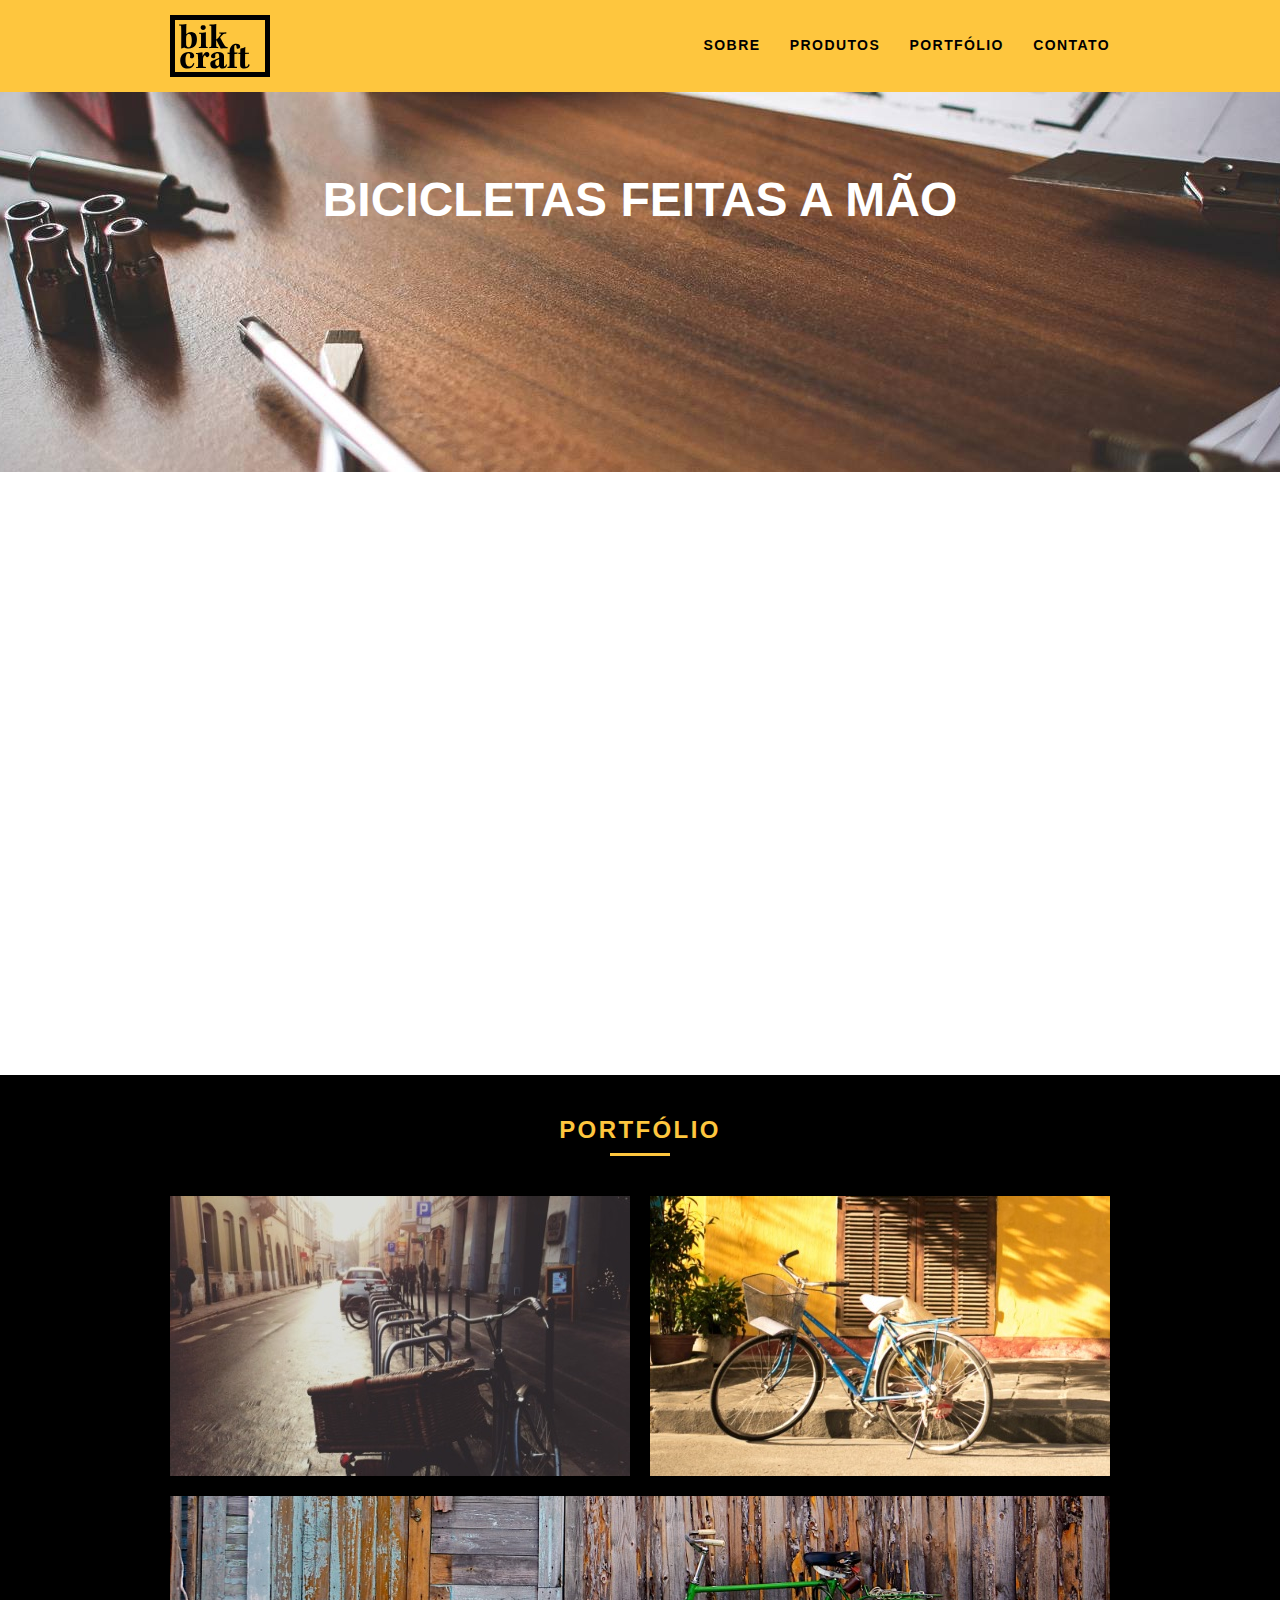
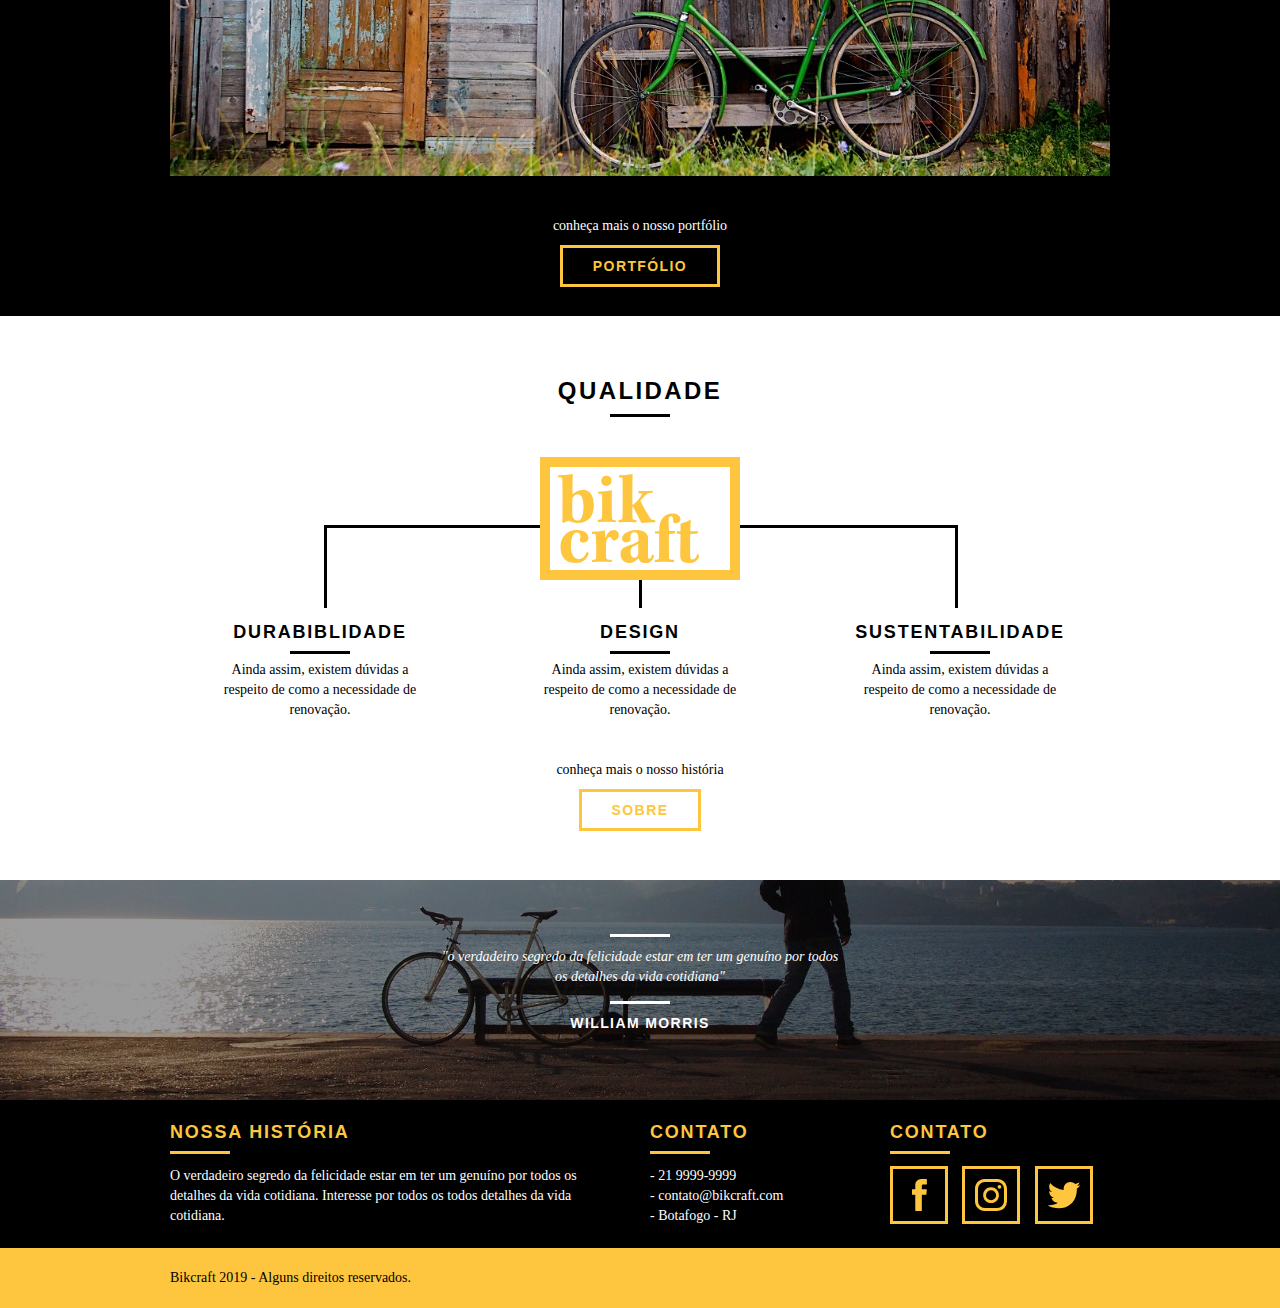
<file: project1-web/index.html>
<!DOCTYPE html>
<html lang="pt-br">
	<head>
		<meta charset="utf-8">
		<title>Bikcraft - Bicicletas Personalizadas</title>
		<meta name="description" content="Compre a sua bicicleta personalizada na Bikcraft. Possuímos modelos Passeio, Retrô e Esporte.">
		<meta name="viewport" content="width=device-width, initial-scale=1">
		<link rel="stylesheet" href="css/normalize.css">
		<link rel="stylesheet" href="css/reset.css">
		<link rel="stylesheet" href="css/grid.css">
		<link rel="stylesheet" href="css/style.css">
		<link rel="stylesheet" href="css/responsivo.css">
		<script>document.documentElement.classList.add("js");</script>
	</head>
	<body>		
		
		<header class="header">
			<div class="container">
				<a href="index.html" class="grid-4">
					<img src="img/bikcraft.svg" alt="bikcraft">
				</a>

				<nav class="header_menu grid-12">
					<ul>
						<li><a href="sobre.html">Sobre</a></li>
						<li><a href="produtos.html">Produtos</a></li>
						<li><a href="portfolio.html">Portfólio</a></li>
						<li><a href="contato.html">Contato</a></li>
					</ul>
				</nav>
			</div>
		</header>

		<section class="introducao">
			<div class="container">
				<h1 data-anime="400" class="fadeInDown">Bicicletas Feitas a Mão</h1>
				<blockquote class="quote-externo fadeInDown " data-anime="800">
					<p>"não tenha nada em sua casa que você não considere útil ou acredita ser bonito"</p>
					<cite>WILLIAM MORRIS</cite>
				</blockquote>
				<a data-anime="1200" href="produtos.html" class="btn">Orçamentos</a>
			</div>
		</section>

		<section class="produtos container fadeInDown" data-anime="1600">
			<h2 class="subtitulo">Produtos</h2>
			<ul class="produtos_lista">
				<li class="grid-1-3">
					<div class="produtos_icone">
						<img src="img/produtos/passeio.svg" alt="Bicraft Passeio">
					</div>					
					<h3>Passeio</h3>
					<p>Ainda assim, existem dúvidas a respeito de como a necessidade de renovação.</p>
				</li>

				<li class="grid-1-3">
					<div class="produtos_icone">
						<img src="img/produtos/esporte.svg" alt="Bicraft Passeio">
					</div>					
					<h3>Esporte</h3>
					<p>Ainda assim, existem dúvidas a respeito de como a necessidade de renovação.</p>
				</li>

				<li class="grid-1-3">
					<div class="produtos_icone">
						<img src="img/produtos/retro.svg" alt="Bicraft Passeio">
					</div>					
					<h3>Retro</h3>
					<p>Ainda assim, existem dúvidas a respeito de como a necessidade de renovação.</p>
				</li>
			</ul>

			<div class="call">
				<p>clique aqui e veja os detalhes dos produtos</p>
				<a href="produtos.html" class="btn btn-preto">Produtos</a>
			</div>
		</section>
		<!-- Fecha Produtos -->

		<section class="portfolio">
			<div class="container">
				<h2 class="subtitulo">Portfólio</h2>
				<ul class="portfolio_lista">
					<li class="grid-8"><img src="img/portfolio/retro.jpg" alt="Bicicleta Retro"></li>
					<li class="grid-8"><img src="img/portfolio/passeio.jpg" alt="Bicicleta Passeio"></li>
					<li class="grid-16"><img src="img/portfolio/esporte.jpg" alt="Bicicleta Esporte"></li>
				</ul>

				<div class="call">
					<p>conheça mais o nosso portfólio</p>
					<a href="portfolio.html" class="btn">Portfólio</a>
				</div>
			</div>
		</section>

		<section class="qualidade container">
			<h2 class="subtitulo">Qualidade</h2>
			<img src="img/bikcraft-qualidade.svg" alt="Bikcraft">
			<ul class="qualidade_lista">
				<li class="grid-1-3">
					<h3>Durabiblidade</h3>
					<p>Ainda assim, existem dúvidas a respeito de como a necessidade de renovação.</p>
				</li>
				<li class="grid-1-3">
					<h3>Design</h3>
					<p>Ainda assim, existem dúvidas a respeito de como a necessidade de renovação.</p>
				</li>
				<li class="grid-1-3">
					<h3>Sustentabilidade</h3>
					<p>Ainda assim, existem dúvidas a respeito de como a necessidade de renovação.</p>
				</li>
			</ul>

			<div class="call">
				<p>conheça mais o nosso história</p>
				<a href="sobre.html" class="btn btn-preto">Sobre</a>
			</div>
		</section>

		<div class="quebra">
			<blockquote class="quote-externo container">
				<p>"o verdadeiro segredo da felicidade estar em ter um genuíno por todos os detalhes da vida cotidiana"</p>
				<cite>WILLIAM MORRIS</cite>
			</blockquote>
		</div>

		<footer>
			<div class="footer">
				<div class="container">
					<div class="grid-8 footer_historia">
						<h3>Nossa História</h3>
						<p>O verdadeiro segredo da felicidade estar em ter um genuíno por todos os detalhes da vida cotidiana. Interesse por todos os todos detalhes da vida cotidiana.</p>
					</div>

					<div class="grid-4 footer_contato">
						<h3>Contato</h3>
						<ul>
							<li>- 21 9999-9999</li>
							<li>- contato@bikcraft.com</li>
							<li>- Botafogo - RJ</li>
						</ul>
					</div>

					<div class="grid-4 footer_redes">
						<h3>Contato</h3>
						<ul>
							<li><a href="http://facebook.com" target="_blank"><img src="img/redes-sociais/facebook.svg" alt="Facebook Bikcraft"></a></li>
							<li><a href="http://instagram.com" target="_blank"><img src="img/redes-sociais/instagram.svg" alt="Instagram Bikcraft"></a></li>
							<li><a href="http://twitter.com" target="_blank"><img src="img/redes-sociais/twitter.svg" alt="Twitter Bikcraft"></a></li>
						</ul>
					</div>
				</div>
			</div>

			<div class="copy">
				<div class="container">
					<p class="grid-16">Bikcraft 2019 - Alguns direitos reservados.</p>
				</div>
			</div>
		</footer>

		<script src="js/simple-anime.js"></script>
		<script src="js/script.js"></script>

	</body>
</html>
</file>
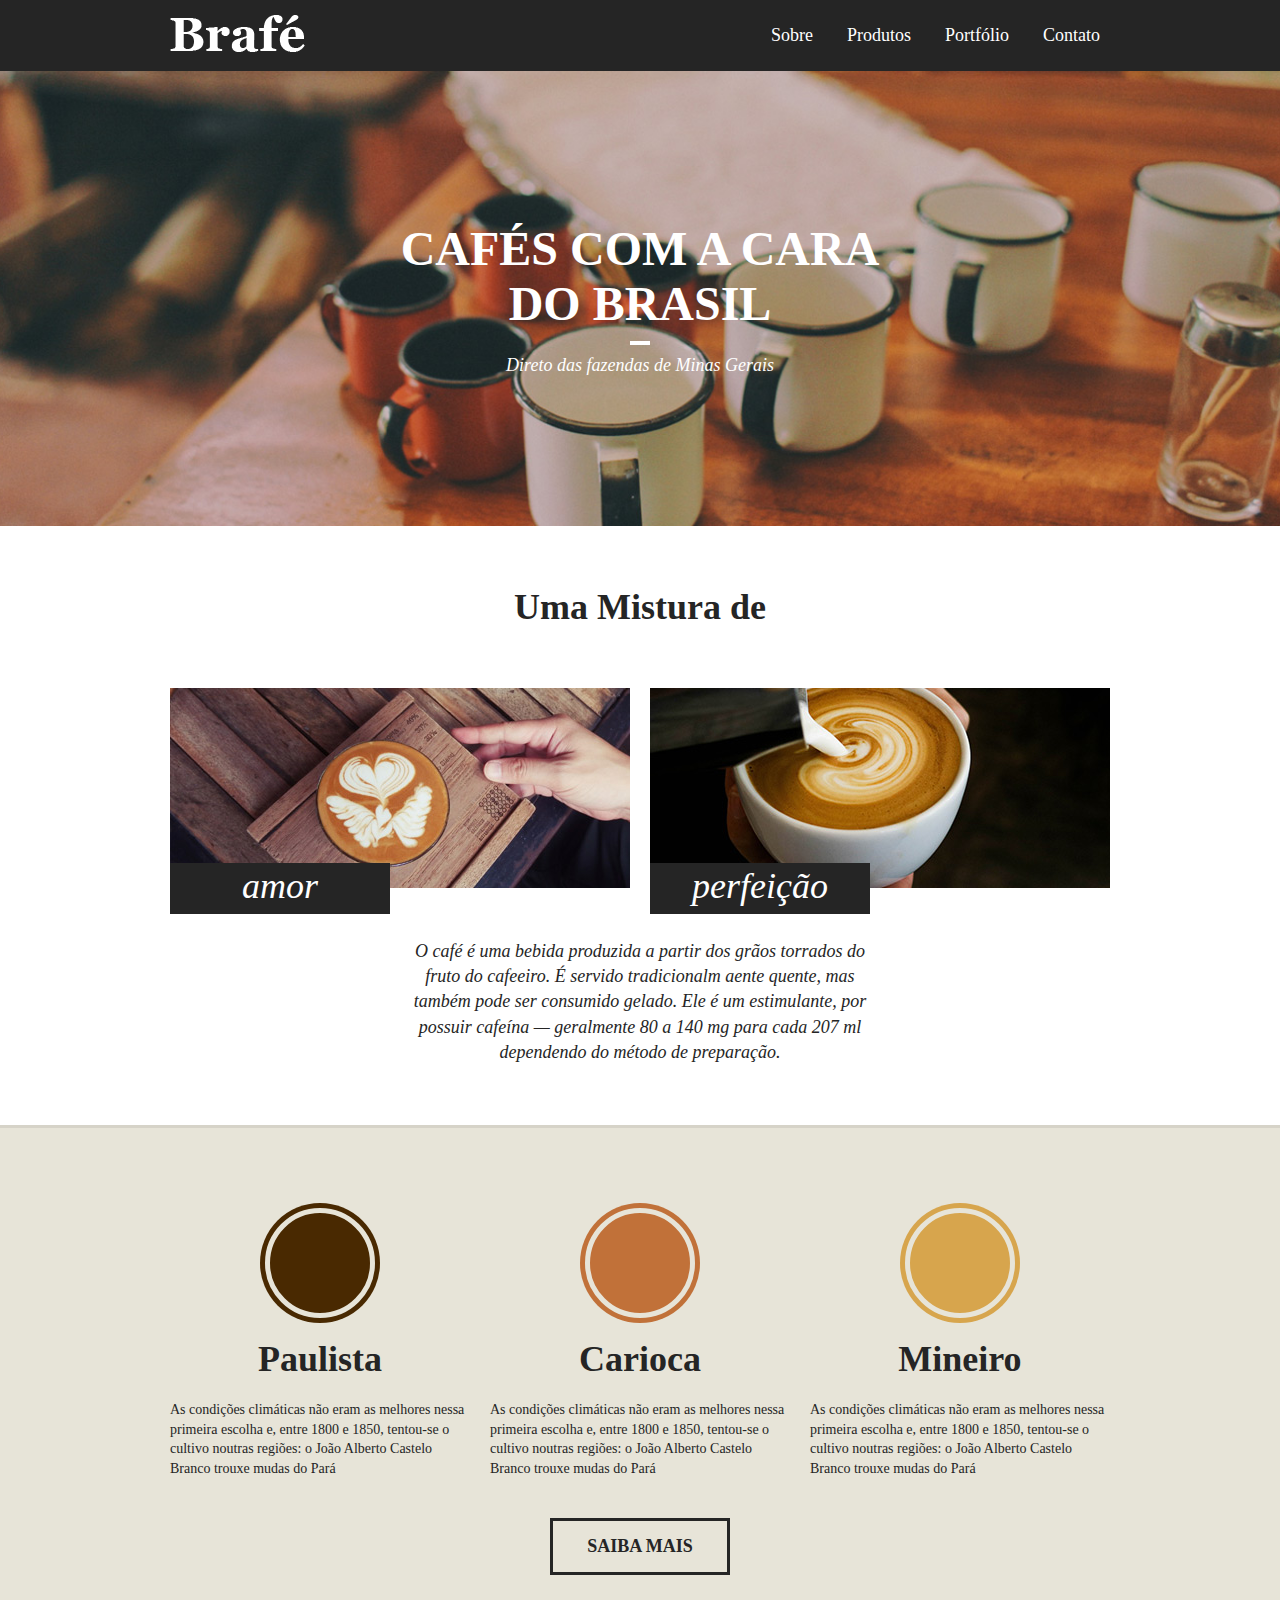
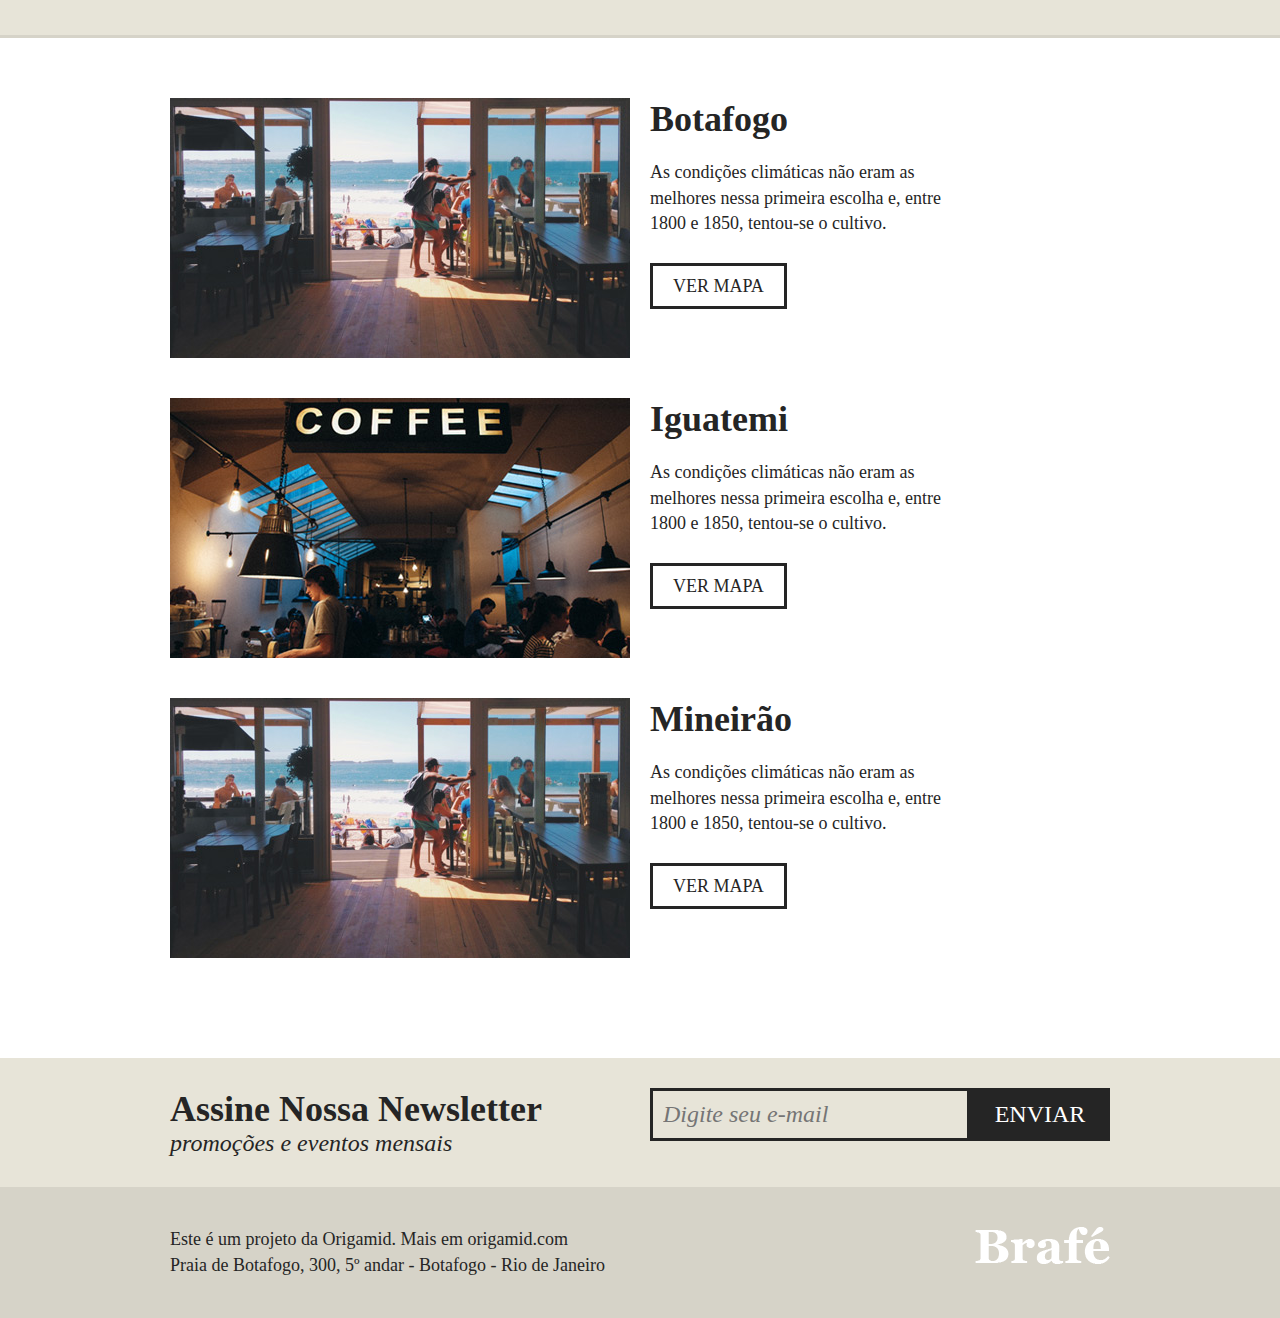
<file: project2-web/index.html>
<!DOCTYPE html>
<html>
<head>
	<title>Brafé 1</title>
	<meta charset="utf-8">
	<meta name="viewport" content="width=device-width, initial-scale=1, shrink-to-fit=no">
	<link rel="stylesheet" type="text/css" href="css/grid.css">
	<link rel="stylesheet" type="text/css" href="css/style.css">
</head>
<body>
	
	<header class="menu">
		<div class="container">
			<a class="menu-logo grid-4" href="#"><img src="img/brafe.png" alt="Brafé"></a>	
			<nav class="menu-nav grid-8">
				<ul>
					<li><a href="#">Sobre</a></li>
					<li><a href="#">Produtos</a></li>
					<li><a href="#">Portfólio</a></li>
					<li><a href="#">Contato</a></li>
				</ul>
			</nav>
		</div>
	</header>
	
	<main class="intro">
		<h1>Cafés com a cara<br>do Brasil</h1>
		<p>Direto das fazendas de Minas Gerais</p>
	</main>
	
	<section class="sobre">
		<h2>Uma Mistura de</h2>
		<div class="container">
			<div class="sobre-item grid-6">
				<img src="img/cafe-1.jpg">
				<h3>amor</h3>
			</div>
			<div class="sobre-item grid-6">
				<img src="img/cafe-2.jpg">
				<h3>perfeição</h3>
			</div>
		</div>
		<p>O café é uma bebida produzida a partir dos grãos torrados do fruto do cafeeiro. É servido tradicionalm
aente quente, mas também pode ser consumido gelado. Ele é um estimulante, por possuir cafeína — geralmente 80 a 140 mg para cada 207 ml dependendo do método de preparação.</p>
	</section>
	
	<section class="produtos">
		<div class="container">
			<div class="produtos-item grid-4">
				<h2 class="produtos-paulista">Paulista</h2>
				<p>As condições climáticas não eram as melhores nessa primeira escolha e, entre 1800 e 1850, tentou-se o cultivo noutras regiões: o João Alberto Castelo Branco trouxe mudas do Pará</p>
			</div>
			<div class="produtos-item grid-4">
				<h2 class="produtos-carioca">Carioca</h2>
				<p>As condições climáticas não eram as melhores nessa primeira escolha e, entre 1800 e 1850, tentou-se o cultivo noutras regiões: o João Alberto Castelo Branco trouxe mudas do Pará</p>
			</div>
			<div class="produtos-item grid-4">
				<h2 class="produtos-mineiro">Mineiro</h2>
				<p>As condições climáticas não eram as melhores nessa primeira escolha e, entre 1800 e 1850, tentou-se o cultivo noutras regiões: o João Alberto Castelo Branco trouxe mudas do Pará</p>
			</div>
		</div>
		<a class="produtos-btn" href="#">Saiba Mais</a>
	</section>
	
	<section class="locais">
		<div class="locais-item container">
			<div class="grid-6">
				<img src="img/botafogo.jpg" alt="Brafé unidade Botafogo">
			</div>
			<div class="grid-6">
				<h2>Botafogo</h2>
				<p>As condições climáticas não eram as melhores nessa primeira escolha e, entre 1800 e 1850, tentou-se o cultivo.</p>
				<a href="#">Ver Mapa</a>
			</div>
		</div>
		
		<div class="locais-item container">
			<div class="grid-6">					
				<img src="img/iguatemi.jpg" alt="Brafé unidade Iguatemi">
			</div>
			<div class="grid-6">
				<h2>Iguatemi</h2>
				<p>As condições climáticas não eram as melhores nessa primeira escolha e, entre 1800 e 1850, tentou-se o cultivo.</p>
				<a href="#">Ver Mapa</a>
			</div>
		</div>
		
		<div class="locais-item container">
			<div class="grid-6">
				<img src="img/botafogo.jpg" alt="Brafé unidade Mineirão">
			</div>
			<div class="grid-6">
				<h2>Mineirão</h2>
				<p>As condições climáticas não eram as melhores nessa primeira escolha e, entre 1800 e 1850, tentou-se o cultivo.</p>
				<a href="#">Ver Mapa</a>
			</div>
		</div>
	
	</section>
	
	<section class="assine">
		<div class="container">
			<div class="assine-info grid-6">
				<h2>Assine Nossa Newsletter</h2>
				<p>promoções e eventos mensais</p>
			</div>
			<form class="grid-6">
				<label>E-mail</label>
				<input type="text" placeholder="Digite seu e-mail">
				<button type="submit">Enviar</button>
			</form>
		</div>
	</section>
	
	<footer class="footer">
		<div class="container">
			<p class="grid-8">Este é um projeto da Origamid. Mais em origamid.com<br>Praia de Botafogo, 300, 5º andar - Botafogo - Rio de Janeiro</p>
			<div class="grid-4">
				<img src="img/brafe.png" alt="Brafé">
			</div>
		</div>
	</footer>
	
</body>
</html>
</file>
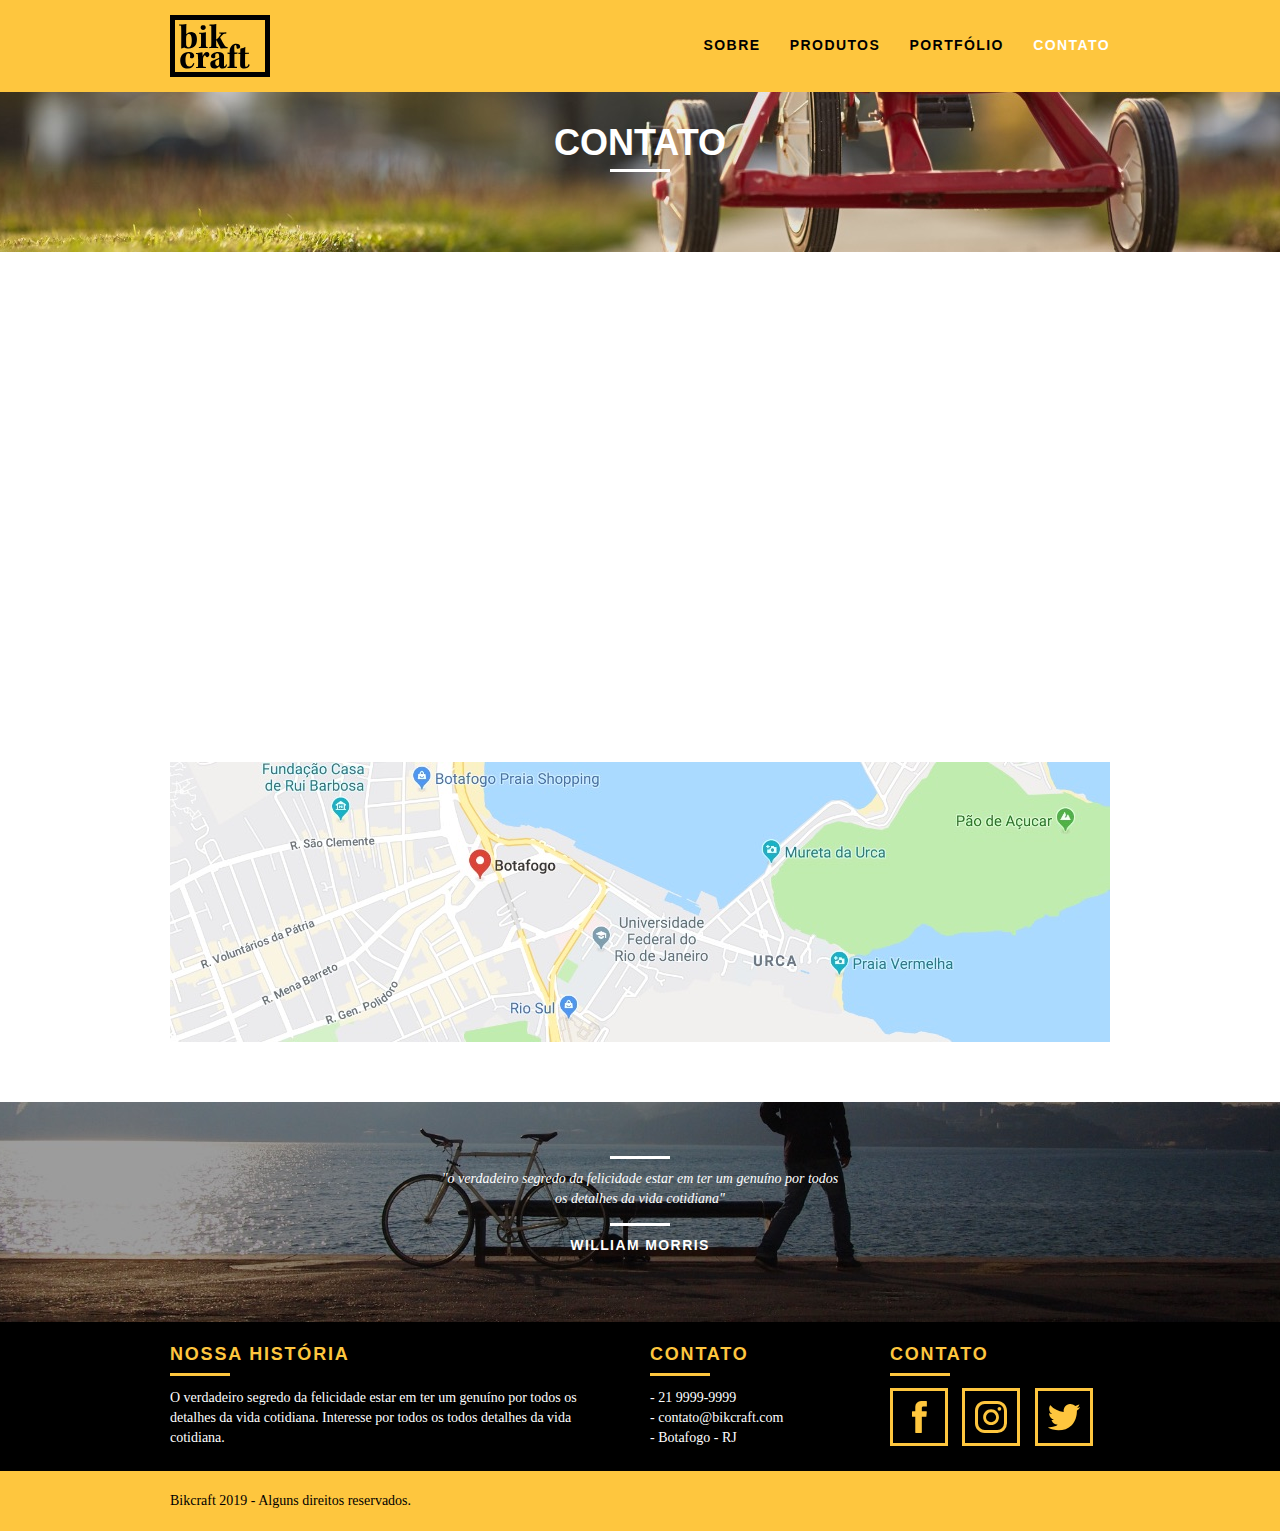
<file: project1-web/contato.html>
<!DOCTYPE html>
<html lang="pt-br">
	<head>
		<meta charset="utf-8">
		<title>Contato - Bicicletas Personalizadas</title>
		<meta name="description" content="Compre a sua bicicleta personalizada na Bikcraft. Possuímos modelos Passeio, Retrô e Esporte.">		
		<meta name="viewport" content="width=device-width, initial-scale=1">
		<link rel="stylesheet" href="css/normalize.css">
		<link rel="stylesheet" href="css/reset.css">
		<link rel="stylesheet" href="css/grid.css">
		<link rel="stylesheet" href="css/style.css">
		<link rel="stylesheet" href="css/contato.css">
		<link rel="stylesheet" href="css/responsivo.css">
		<script>document.documentElement.classList.add("js");</script>
	</head>
	<body>
		
		<header class="header">
			<div class="container">
				<a href="index.html" class="grid-4">
					<img src="img/bikcraft.svg" alt="bikcraft">
				</a>

				<nav class="header_menu grid-12">
					<ul>
						<li><a href="sobre.html">Sobre</a></li>
						<li><a href="produtos.html">Produtos</a></li>
						<li><a href="portfolio.html">Portfólio</a></li>
						<li><a href="contato.html" class="menu_ativo">Contato</a></li>
					</ul>
				</nav>
			</div>
		</header>

		<section class="introducao-interna interna_contato">
			<div class="container">
				<h1 data-anime="400" class="fadeInDown">Contato</h1>
				<p data-anime="800" class="fadeInDown">Tire suas dúvidas com a gente</p>
			</div>
		</section>

		<section class="contato container fadeInDown" data-anime="1200">
			<form action="/" method="POST" class="contato_form form grid-8 formphp">
				<label for="nome">Nome</label>
				<input type="text" id="nome" name="nome" required>
				<label for="email">E-mail</label>
				<input type="email" id="email" name="email" required>
				<label for="telefone">Telefone</label>
				<input type="text" id="telefone" name="telefone">
				<label for="mensagem">Mensagem</label>
				<textarea name="mensagem" id="mensagem" required></textarea>
				<button type="submit" class="btn btn-preto" name="enviar" id="enviar">Enviar</button>
			</form>
			<div class="contato_dados grid-8">
				<h3>Dados</h3>
				<span>+55 21 93223 3232</span>
				<span>orcamento@bikcraft.com</span>
				<span>Rua Ali Perto - Botafogo</span>
				<span>Rio de Janeiro - RJ - Brasil</span>
				<h3>Redes Sociais</h3>
				<ul>
					<li><a href="http://facebook.com" target="_blank"><img src="img/redes-sociais/facebook.svg" alt="Facebook Bikcraft"></a></li>
					<li><a href="http://instagram.com" target="_blank"><img src="img/redes-sociais/instagram.svg" alt="Instagram Bikcraft"></a></li>
					<li><a href="http://twitter.com" target="_blank"><img src="img/redes-sociais/twitter.svg" alt="Twitter Bikcraft"></a></li>
				</ul>
			</div>	
		</section>

		<section class="container contato_mapa">
			<a href="http://google.com" target="_blank" class="grid-16">
				<img src="img/endereco-bikcraft.jpg" alt="Endereço da Bikcraft">
			</a>
		</section>

		<div class="quebra">
			<blockquote class="quote-externo container">
				<p>"o verdadeiro segredo da felicidade estar em ter um genuíno por todos os detalhes da vida cotidiana"</p>
				<cite>WILLIAM MORRIS</cite>
			</blockquote>
		</div>

		<footer>
			<div class="footer">
				<div class="container">
					<div class="grid-8 footer_historia">
						<h3>Nossa História</h3>
						<p>O verdadeiro segredo da felicidade estar em ter um genuíno por todos os detalhes da vida cotidiana. Interesse por todos os todos detalhes da vida cotidiana.</p>
					</div>

					<div class="grid-4 footer_contato">
						<h3>Contato</h3>
						<ul>
							<li>- 21 9999-9999</li>
							<li>- contato@bikcraft.com</li>
							<li>- Botafogo - RJ</li>
						</ul>
					</div>

					<div class="grid-4 footer_redes">
						<h3>Contato</h3>
						<ul>
							<li><a href="http://facebook.com" target="_blank"><img src="img/redes-sociais/facebook.svg" alt="Facebook Bikcraft"></a></li>
							<li><a href="http://instagram.com" target="_blank"><img src="img/redes-sociais/instagram.svg" alt="Instagram Bikcraft"></a></li>
							<li><a href="http://twitter.com" target="_blank"><img src="img/redes-sociais/twitter.svg" alt="Twitter Bikcraft"></a></li>
						</ul>
					</div>
				</div>
			</div>

			<div class="copy">
				<div class="container">
					<p class="grid-16">Bikcraft 2019 - Alguns direitos reservados.</p>
				</div>
			</div>
		</footer>

		<script src="js/simple-anime.js"></script>
		<script src="js/simple-form.js"></script>
		<script src="js/script.js"></script>

	</body>
</html>
</file>
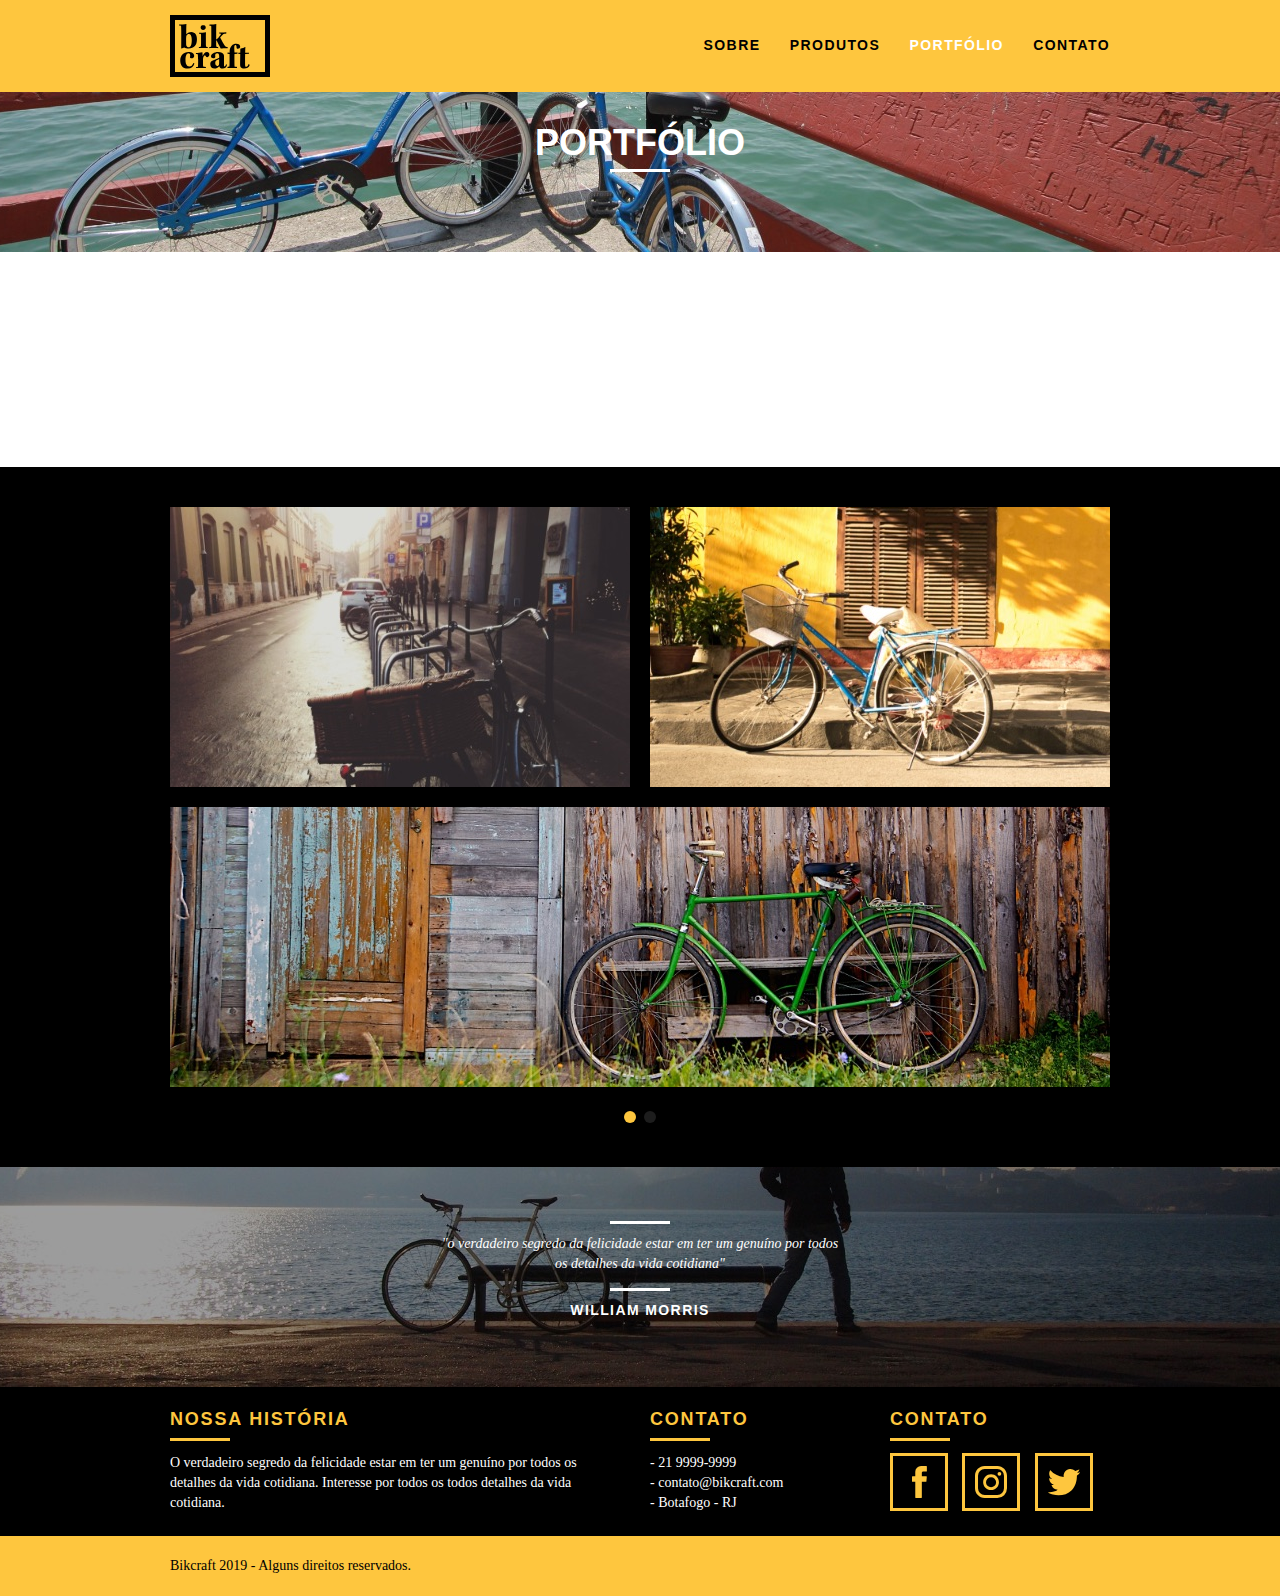
<file: project1-web/portfolio.html>
<!DOCTYPE html>
<html lang="pt-br">
	<head>		
		<meta charset="utf-8">
		<title>Portfólio - Bicicletas Personalizadas</title>
		<meta name="description" content="Compre a sua bicicleta personalizada na Bikcraft. Possuímos modelos Passeio, Retrô e Esporte.">
		<meta name="viewport" content="width=device-width, initial-scale=1">
		<link rel="stylesheet" href="css/normalize.css">
		<link rel="stylesheet" href="css/reset.css">
		<link rel="stylesheet" href="css/grid.css">
		<link rel="stylesheet" href="css/style.css">
		<link rel="stylesheet" href="css/portfolio.css">
		<link rel="stylesheet" href="css/responsivo.css">
		<script>document.documentElement.classList.add("js");</script>
	</head>
	<body>
		
		<header class="header">
			<div class="container">
				<a href="index.html" class="grid-4">
					<img src="img/bikcraft.svg" alt="bikcraft">
				</a>

				<nav class="header_menu grid-12">
					<ul>
						<li><a href="sobre.html">Sobre</a></li>
						<li><a href="produtos.html">Produtos</a></li>
						<li><a href="portfolio.html" class="menu_ativo">Portfólio</a></li>
						<li><a href="contato.html">Contato</a></li>
					</ul>
				</nav>
			</div>
		</header>

		<section class="introducao-interna interna_portfolio">
			<div class="container">
				<h1 data-anime="400" class="fadeInDown">Portfólio</h1>
				<p data-anime="800" class="fadeInDown">Conheça os projetos que amamos mostrar</p>
			</div>
		</section>

		<section class="container fadeInDown" data-slide="quote" data-anime="1200">
			<blockquote class="quote_clientes">
				<p>“Pedalar sempre foi a minha paixão, o que o pessoal da Bikcraft fez foi intensificar o meu amor por esta atividade. Recomendo à todos que amo.”</p>
				<cite>Barbara Moss</cite>
			</blockquote>
			<blockquote class="quote_clientes">
				<p>“Nada melhor do que dar um rolê com a minha Bikcraft na orla. Essa é a minha companheira mais fiel, nunca me traiu e está sempre a minha disposição.”</p>
				<cite>Jhony Rato</cite>
			</blockquote>
			<blockquote class="quote_clientes">
				<p>“Aqueles que ainda não possuem uma Bikcraft, não sabem o que estão perdendo. A precisão é absurda e a velocidade transcendental. Nunca vida nada igual.”</p>
				<cite>Bernardo</cite>
			</blockquote>
		</section>

		<section class="portfolio">
			<div class="container" data-slide="portfolio">
				<ul class="portfolio_lista">
					<li class="grid-8"><img src="img/portfolio/retro.jpg" alt="Bicicleta Retro"></li>
					<li class="grid-8"><img src="img/portfolio/passeio.jpg" alt="Bicicleta Passeio"></li>
					<li class="grid-16"><img src="img/portfolio/esporte.jpg" alt="Bicicleta Esporte"></li>
				</ul>
				<ul class="portfolio_lista">
					<li class="grid-8"><img src="img/portfolio/passeio.jpg" alt="Bicicleta Passeio"></li>
					<li class="grid-8"><img src="img/portfolio/retro.jpg" alt="Bicicleta Retro"></li>
					<li class="grid-16"><img src="img/portfolio/esporte.jpg" alt="Bicicleta Esporte"></li>
				</ul>
			</div>
		</section>

		<div class="quebra">
			<blockquote class="quote-externo container">
				<p>"o verdadeiro segredo da felicidade estar em ter um genuíno por todos os detalhes da vida cotidiana"</p>
				<cite>WILLIAM MORRIS</cite>
			</blockquote>
		</div>

		<footer>
			<div class="footer">
				<div class="container">
					<div class="grid-8 footer_historia">
						<h3>Nossa História</h3>
						<p>O verdadeiro segredo da felicidade estar em ter um genuíno por todos os detalhes da vida cotidiana. Interesse por todos os todos detalhes da vida cotidiana.</p>
					</div>

					<div class="grid-4 footer_contato">
						<h3>Contato</h3>
						<ul>
							<li>- 21 9999-9999</li>
							<li>- contato@bikcraft.com</li>
							<li>- Botafogo - RJ</li>
						</ul>
					</div>

					<div class="grid-4 footer_redes">
						<h3>Contato</h3>
						<ul>
							<li><a href="http://facebook.com" target="_blank"><img src="img/redes-sociais/facebook.svg" alt="Facebook Bikcraft"></a></li>
							<li><a href="http://instagram.com" target="_blank"><img src="img/redes-sociais/instagram.svg" alt="Instagram Bikcraft"></a></li>
							<li><a href="http://twitter.com" target="_blank"><img src="img/redes-sociais/twitter.svg" alt="Twitter Bikcraft"></a></li>
						</ul>
					</div>
				</div>
			</div>

			<div class="copy">
				<div class="container">
					<p class="grid-16">Bikcraft 2019 - Alguns direitos reservados.</p>
				</div>
			</div>
		</footer>

		<script src="js/simple-anime.js"></script>
		<script src="js/simple-slide.js"></script>
		<script src="js/script.js"></script>

	</body>
</html>
</file>
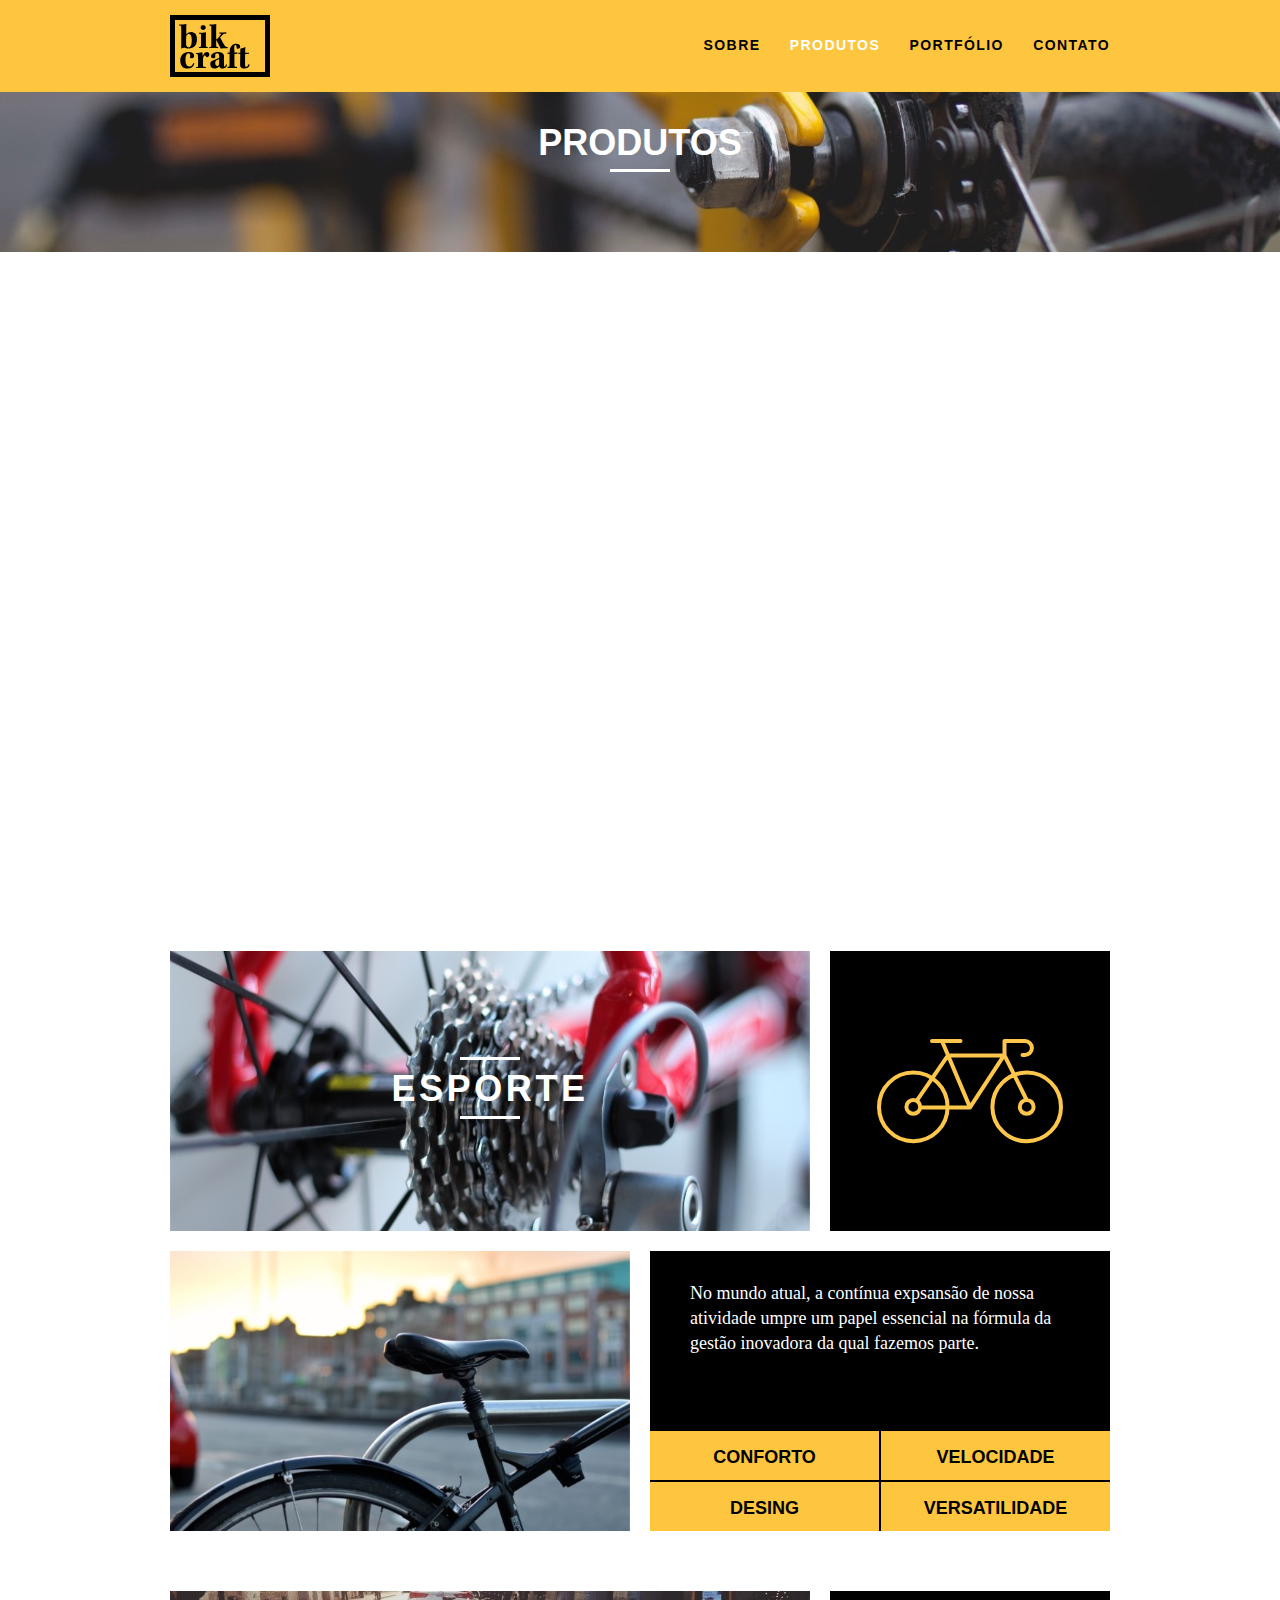
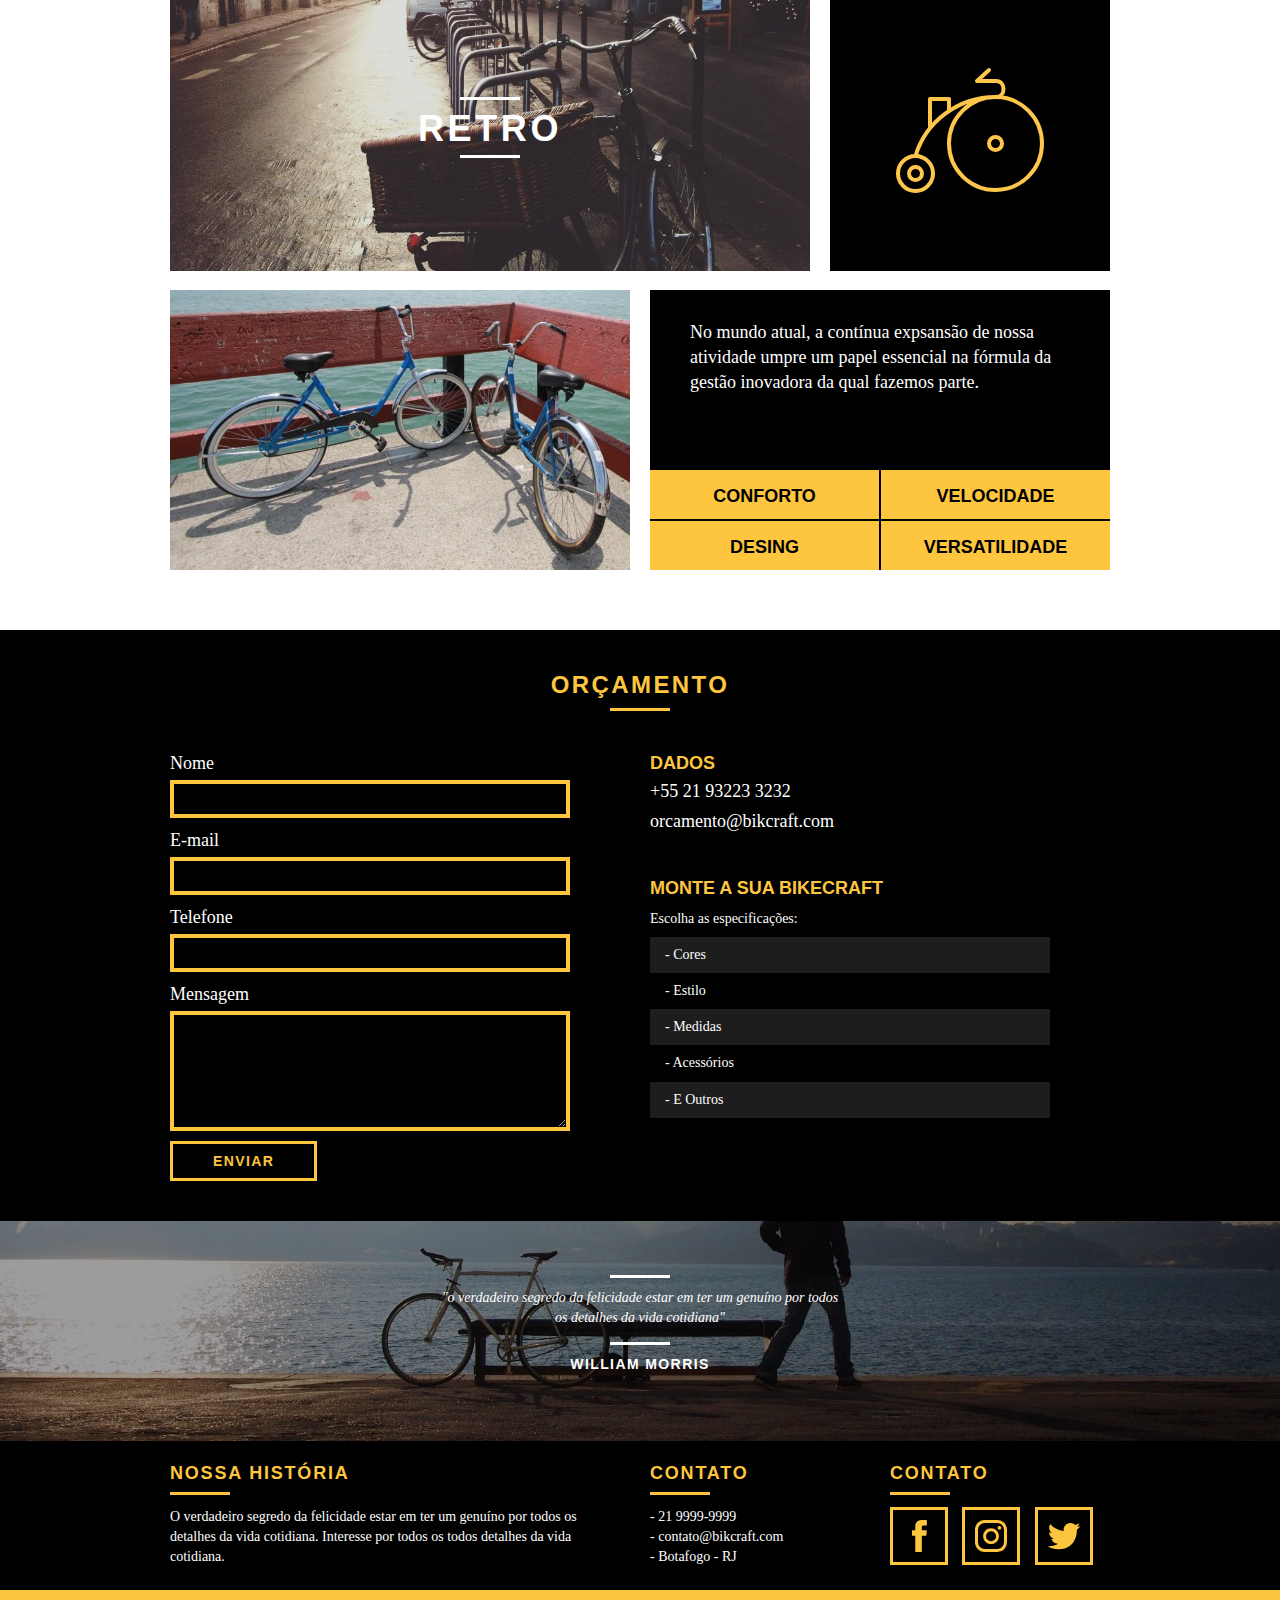
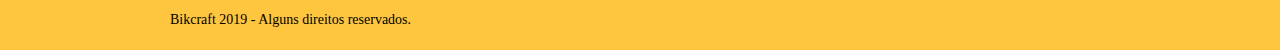
<file: project1-web/produtos.html>
<!DOCTYPE html>
<html lang="pt-br">
	<head>		
		<meta charset="utf-8">
		<title>Produtos - Bicicletas Personalizadas</title>
		<meta name="description" content="Compre a sua bicicleta personalizada na Bikcraft. Possuímos modelos Passeio, Retrô e Esporte.">
		<meta name="viewport" content="width=device-width, initial-scale=1">
		<link rel="stylesheet" href="css/normalize.css">
		<link rel="stylesheet" href="css/reset.css">
		<link rel="stylesheet" href="css/grid.css">
		<link rel="stylesheet" href="css/style.css">
		<link rel="stylesheet" href="css/produtos.css">
		<link rel="stylesheet" href="css/responsivo.css">
		<script>document.documentElement.classList.add("js");</script>
	</head>
	<body>
		
		<header class="header">
			<div class="container">
				<a href="index.html" class="grid-4">
					<img src="img/bikcraft.svg" alt="bikcraft">
				</a>

				<nav class="header_menu grid-12">
					<ul>
						<li><a href="sobre.html">Sobre</a></li>
						<li><a href="produtos.html" class="menu_ativo">Produtos</a></li>
						<li><a href="portfolio.html">Portfólio</a></li>
						<li><a href="contato.html">Contato</a></li>
					</ul>
				</nav>
			</div>
		</header>

		<section class="introducao-interna interna_produtos">
			<div class="container">
				<h1 data-anime="400" class="fadeInDown">Produtos</h1>
				<p data-anime="800" class="fadeInDown">Conheça todos os nossos produtos</p>
			</div>
		</section>

		<section class="container produto_item fadeInDown" data-anime="1200">
			<div class="grid-11">
				<img src="img/produtos/bikcraft-passeio-1.jpg" alt="Bikcraft Passeio">
				<h2>Passeio</h2>
			</div>
			<div class="grid-5 produto_icone">
				<img src="img/produtos/passeio.svg" alt="Bikcraft Passeio">
			</div>
			<div class="grid-8">
				<img src="img/produtos/bikcraft-passeio-2.jpg" alt="Bikcraft Passeio">
			</div>
			<div class="grid-8 produto_info">
				<p>No mundo atual, a contínua expsansão de nossa atividade umpre um papel essencial na fórmula da gestão inovadora da qual fazemos parte.</p>
				<ul>
					<li>Conforto</li>
					<li>Velocidade</li>
					<li>Desing</li>
					<li>Versatilidade</li>
				</ul>
			</div>			
		</section>

		<section class="container produto_item">
			<div class="grid-11">
				<img src="img/produtos/bikcraft-esporte-1.jpg" alt="Bikcraft Esporte">
				<h2>Esporte</h2>
			</div>
			<div class="grid-5 produto_icone">
				<img src="img/produtos/esporte.svg" alt="Bikcraft Esporte">
			</div>
			<div class="grid-8">
				<img src="img/produtos/bikcraft-esporte-2.jpg" alt="Bikcraft Esporte">
			</div>
			<div class="grid-8 produto_info">
				<p>No mundo atual, a contínua expsansão de nossa atividade umpre um papel essencial na fórmula da gestão inovadora da qual fazemos parte.</p>
				<ul>
					<li>Conforto</li>
					<li>Velocidade</li>
					<li>Desing</li>
					<li>Versatilidade</li>
				</ul>
			</div>			
		</section>

		<section class="container produto_item">
			<div class="grid-11">
				<img src="img/produtos/bikcraft-retro-1.jpg" alt="Bikcraft Retro">
				<h2>Retro</h2>
			</div>
			<div class="grid-5 produto_icone">
				<img src="img/produtos/retro.svg" alt="Bikcraft Retro">
			</div>
			<div class="grid-8">
				<img src="img/produtos/bikcraft-retro-2.jpg" alt="Bikcraft Retro">
			</div>
			<div class="grid-8 produto_info">
				<p>No mundo atual, a contínua expsansão de nossa atividade umpre um papel essencial na fórmula da gestão inovadora da qual fazemos parte.</p>
				<ul>
					<li>Conforto</li>
					<li>Velocidade</li>
					<li>Desing</li>
					<li>Versatilidade</li>
				</ul>
			</div>			
		</section>

		<section class="orcamento">
			<div class="container">
				<h2 class="subtitulo">Orçamento</h2>
				<form action="/" method="POST" class="form_orcamento form grid-8 formphp">
					<label for="nome">Nome</label>
					<input type="text" id="nome" name="nome" required>
					<label for="email">E-mail</label>
					<input type="email" id="email" name="email" required>
					<label for="telefone">Telefone</label>
					<input type="text" id="telefone" name="telefone">
					<label for="mensagem">Mensagem</label>
					<textarea name="mensagem" id="mensagem" required></textarea>
					<button type="submit" class="btn" name="enviar" id="enviar">Enviar</button>
				</form>
				<div class="orcamento_dados grid-8">
					<h3>Dados</h3>
					<span>+55 21 93223 3232</span>
					<span>orcamento@bikcraft.com</span>
					<h3>Monte a sua Bikecraft</h3>
					<p>Escolha as especificações:</p>
					<ul>
						<li>- Cores</li>
						<li>- Estilo</li>
						<li>- Medidas</li>
						<li>- Acessórios</li>
						<li>- E Outros</li>
					</ul>
				</div>
			</div>
		</section>

		<div class="quebra">
			<blockquote class="quote-externo container">
				<p>"o verdadeiro segredo da felicidade estar em ter um genuíno por todos os detalhes da vida cotidiana"</p>
				<cite>WILLIAM MORRIS</cite>
			</blockquote>
		</div>

		<footer>
			<div class="footer">
				<div class="container">
					<div class="grid-8 footer_historia">
						<h3>Nossa História</h3>
						<p>O verdadeiro segredo da felicidade estar em ter um genuíno por todos os detalhes da vida cotidiana. Interesse por todos os todos detalhes da vida cotidiana.</p>
					</div>

					<div class="grid-4 footer_contato">
						<h3>Contato</h3>
						<ul>
							<li>- 21 9999-9999</li>
							<li>- contato@bikcraft.com</li>
							<li>- Botafogo - RJ</li>
						</ul>
					</div>

					<div class="grid-4 footer_redes">
						<h3>Contato</h3>
						<ul>
							<li><a href="http://facebook.com" target="_blank"><img src="img/redes-sociais/facebook.svg" alt="Facebook Bikcraft"></a></li>
							<li><a href="http://instagram.com" target="_blank"><img src="img/redes-sociais/instagram.svg" alt="Instagram Bikcraft"></a></li>
							<li><a href="http://twitter.com" target="_blank"><img src="img/redes-sociais/twitter.svg" alt="Twitter Bikcraft"></a></li>
						</ul>
					</div>
				</div>
			</div>

			<div class="copy">
				<div class="container">
					<p class="grid-16">Bikcraft 2019 - Alguns direitos reservados.</p>
				</div>
			</div>
		</footer>

		<script src="js/simple-anime.js"></script>
		<script src="js/simple-form.js"></script>
		<script src="js/script.js"></script>

	</body>
</html>
</file>
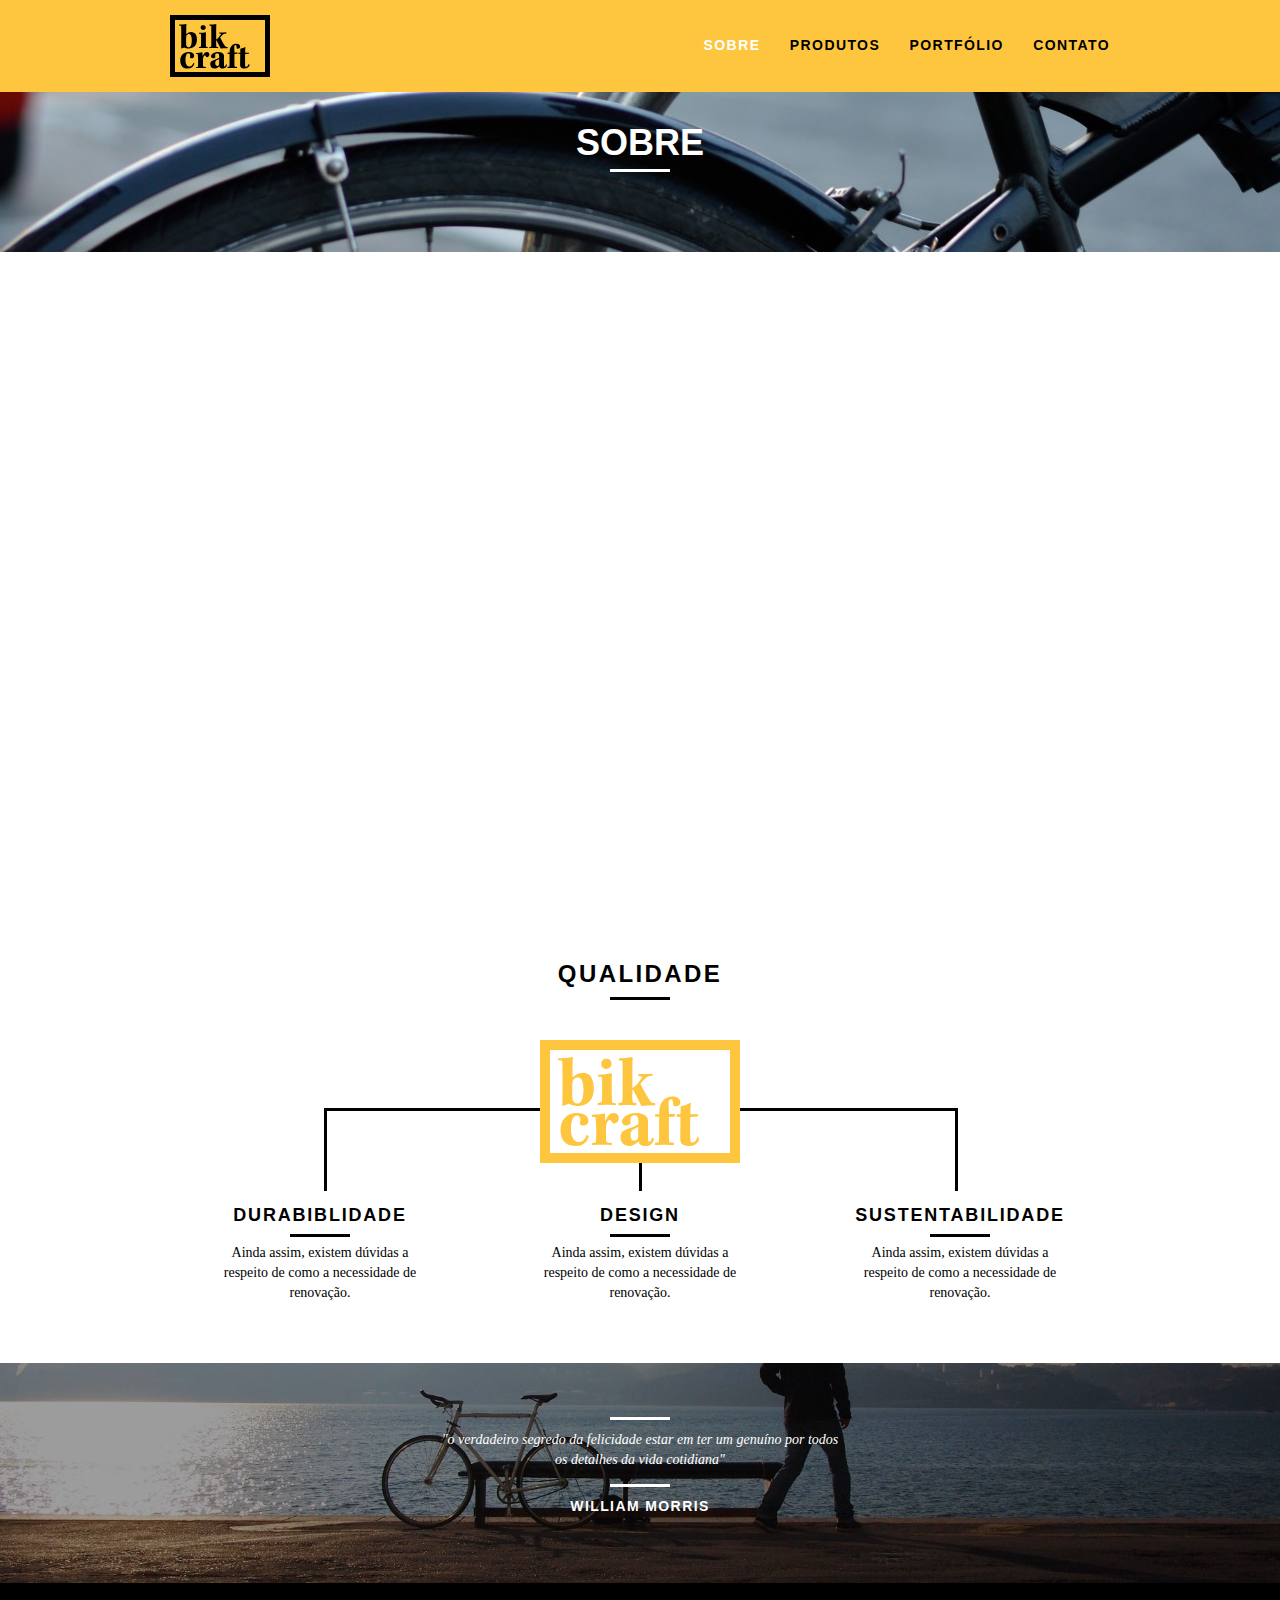
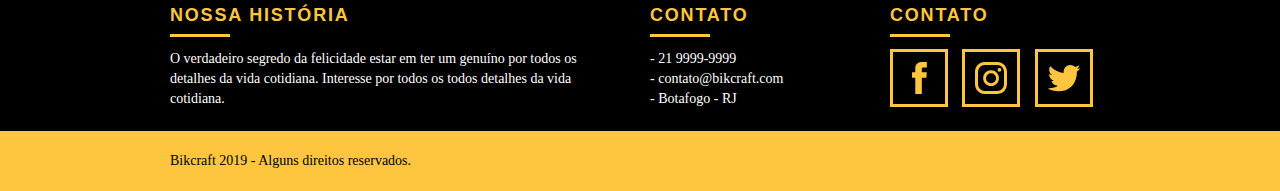
<file: project1-web/sobre.html>
<!DOCTYPE html>
<html lang="pt-br">
	<head>		
		<meta charset="utf-8">
		<title>Contato - Bicicletas Personalizadas</title>
		<meta name="description" content="Compre a sua bicicleta personalizada na Bikcraft. Possuímos modelos Passeio, Retrô e Esporte.">
		<meta name="viewport" content="width=device-width, initial-scale=1">
		<link rel="stylesheet" href="css/normalize.css">
		<link rel="stylesheet" href="css/reset.css">
		<link rel="stylesheet" href="css/grid.css">
		<link rel="stylesheet" href="css/style.css">
		<link rel="stylesheet" href="css/sobre.css">
		<link rel="stylesheet" href="css/responsivo.css">
		<script>document.documentElement.classList.add("js");</script>
	</head>
	<body>
		
		<header class="header">
			<div class="container">
				<a href="index.html" class="grid-4">
					<img src="img/bikcraft.svg" alt="bikcraft">
				</a>

				<nav class="header_menu grid-12">
					<ul>
						<li><a href="sobre.html" class="menu_ativo">Sobre</a></li>
						<li><a href="produtos.html">Produtos</a></li>
						<li><a href="portfolio.html">Portfólio</a></li>
						<li><a href="contato.html">Contato</a></li>
					</ul>
				</nav>
			</div>
		</header>

		<section class="introducao-interna interna_sobre">
			<div class="container">
				<h1 data-anime="400" class="fadeInDown">Sobre</h1>
				<p  data-anime="800" class="fadeInDown">Conheça a história sobre a Bikcraft</p>
			</div>
		</section>

		<section class="missao_sobre container fadeInDown" data-anime="1200">
			<div class=" grid-10">
				<h2 class="subtitulo-interno">História, Missão e Valores</h2>
				<p>O verdadeiro segredo da felicidade está em ter um genuíno interesse por todos os detalhes da vida cotidiana. Interesse por todos os detalhes da vida cotidiana.</p>

				<p>O verdadeiro segredo da felicidade está em ter um genuíno. interesse por todos os detalhes da vida cotidiana. Interesse por todos os detalhes da vida cotidiana.</p>
			</div>

			<div class="grid-6">
				<h2 class="subtitulo-interno">Valores</h2>
				<ul>
					<li>- Qualidade no processo com</li>
					<li>- Foco no cliente sem perder a</li>
					<li>- Diversão, preservando a</li>
					<li>- Natureza com sustentabilidade</li>
				</ul>
			</div>

			<div class="grid-16 foto-equipe">
				<img src="img/equipe-bikcraft.jpg" alt="Equipe Bikcraft">
			</div>
		</section>


		<section class="qualidade container">
			<h2 class="subtitulo">Qualidade</h2>
			<img src="img/bikcraft-qualidade.svg" alt="Bikcraft">
			<ul class="qualidade_lista">
				<li class="grid-1-3">
					<h3>Durabiblidade</h3>
					<p>Ainda assim, existem dúvidas a respeito de como a necessidade de renovação.</p>
				</li>
				<li class="grid-1-3">
					<h3>Design</h3>
					<p>Ainda assim, existem dúvidas a respeito de como a necessidade de renovação.</p>
				</li>
				<li class="grid-1-3">
					<h3>Sustentabilidade</h3>
					<p>Ainda assim, existem dúvidas a respeito de como a necessidade de renovação.</p>
				</li>
			</ul>
		</section>

		<div class="quebra">
			<blockquote class="quote-externo container">
				<p>"o verdadeiro segredo da felicidade estar em ter um genuíno por todos os detalhes da vida cotidiana"</p>
				<cite>WILLIAM MORRIS</cite>
			</blockquote>
		</div>

		<footer>
			<div class="footer">
				<div class="container">
					<div class="grid-8 footer_historia">
						<h3>Nossa História</h3>
						<p>O verdadeiro segredo da felicidade estar em ter um genuíno por todos os detalhes da vida cotidiana. Interesse por todos os todos detalhes da vida cotidiana.</p>
					</div>

					<div class="grid-4 footer_contato">
						<h3>Contato</h3>
						<ul>
							<li>- 21 9999-9999</li>
							<li>- contato@bikcraft.com</li>
							<li>- Botafogo - RJ</li>
						</ul>
					</div>

					<div class="grid-4 footer_redes">
						<h3>Contato</h3>
						<ul>
							<li><a href="http://facebook.com" target="_blank"><img src="img/redes-sociais/facebook.svg" alt="Facebook Bikcraft"></a></li>
							<li><a href="http://instagram.com" target="_blank"><img src="img/redes-sociais/instagram.svg" alt="Instagram Bikcraft"></a></li>
							<li><a href="http://twitter.com" target="_blank"><img src="img/redes-sociais/twitter.svg" alt="Twitter Bikcraft"></a></li>
						</ul>
					</div>
				</div>
			</div>

			<div class="copy">
				<div class="container">
					<p class="grid-16">Bikcraft 2019 - Alguns direitos reservados.</p>
				</div>
			</div>
		</footer>

		<script src="js/simple-anime.js"></script>
		<script src="js/script.js"></script>

	</body>
</html>
</file>
<file: project1-web/css/grid.css>
*, *:before, *:after {
  -webkit-box-sizing: border-box; 
  -moz-box-sizing: border-box; 
  box-sizing: border-box;
}

.container {
	width: 960px;
	margin: 0 auto;
	padding: 0px;
	position: relative;
}

.container:after, .container:before {
	content: " ";
	display: table;
}

.container:after {
	clear: both;
}

.grid-1, .grid-2, .grid-3, .grid-4, .grid-5, .grid-6, .grid-7, .grid-8, .grid-9, .grid-10, .grid-11, .grid-12, .grid-13, .grid-14, .grid-15, .grid-16, .grid-1-3 {
	float: left;
	margin-left: 10px;
	margin-right: 10px;
}

.grid-1 	{width: 40px;}
.grid-2 	{width: 100px;}
.grid-3 	{width: 160px;}
.grid-4 	{width: 220px;}
.grid-5 	{width: 280px;}
.grid-6 	{width: 340px;}
.grid-7 	{width: 400px;}
.grid-8 	{width: 460px;}
.grid-9 	{width: 520px;}
.grid-10 	{width: 580px;}
.grid-11 	{width: 640px;}
.grid-12 	{width: 700px;}
.grid-13 	{width: 760px;}
.grid-14 	{width: 820px;}
.grid-15 	{width: 880px;}
.grid-16 	{width: 940px;}
.grid-1-3	{width: 300px;}

@media only screen and (min-width: 788px) and (max-width: 979px) {

.container {
	width: 768px;
}	

.grid-1		{width: 28px;}
.grid-2		{width: 76px;}
.grid-3		{width: 124px;}
.grid-4		{width: 172px;}
.grid-5		{width: 220px;}
.grid-6		{width: 268px;}
.grid-7		{width: 316px;}
.grid-8		{width: 364px;}
.grid-9		{width: 412px;}
.grid-10	{width: 460px;}
.grid-11	{width: 508px;}
.grid-12	{width: 556px;}
.grid-13	{width: 604px;}
.grid-14	{width: 652px;}
.grid-15	{width: 700px;}
.grid-16	{width: 748px;}
.grid-1-3	{width: 236px;}

}

@media only screen and (max-width: 787px) {

.container {
	width: 300px;
}	

.grid-1, .grid-2, .grid-3, .grid-4, .grid-5, .grid-6, .grid-7, .grid-8, .grid-9, .grid-10, .grid-11, .grid-12, .grid-13, .grid-14, .grid-15, .grid-16, .grid-1-3 {
	width: 300px;
	margin: 0 0 20px 0;
	float: none;
}

}
</file>
<file: project1-web/css/style.css>
/* Estilos Gerais */

body {
    font-family: Arial, Helvetica, sans-serif;
}

p {
    font-family: Georgia, "Times New Roman", serif;
    font-size: 14px;
    line-height: 20px;
}

img {
    display: block;
    max-width: 100%;
}

.btn {
    border: 3px solid #fec63e;
    padding: 10px 30px;
    color: #fec63e;
    font-size: 14px;
    line-height: 20px;
    text-transform: uppercase;
    font-weight: bold;
    letter-spacing: .1em;
}

.btn:hover {
    color: #FFF;
    border-color: #FFF;
}

.btn.btn-preto:hover {
    color: #000;
    border-color: #000;
}

.subtitulo{
    font-size: 24px;
    line-height: 30px;
    font-weight: bold;
    letter-spacing: .1em;
    color: #000;
    text-transform: uppercase;
    text-align: center;
    margin-bottom: 40px;
}

.subtitulo:after {
    content: "";
    display: block;
    width: 60px;
    height: 3px;
    background: #000;
    margin: 8px auto;
}

.subtitulo-interno{
    font-size: 24px;
    line-height: 30px;
    font-weight: bold;
    letter-spacing: .1em;
    color: #000;
    text-transform: uppercase;
    margin-bottom: 20px;
}

.subtitulo-interno:after {
    content: "";
    display: block;
    width: 60px;
    height: 3px;
    background: #000;
    margin: 8px 0;
}

/* Header */

.header {
    position: fixed;
    top: 0;
    width: 100%;
    background: #fec63e;
    padding: 15px 0;
    z-index: 10;
}

.header_menu {
    text-align: right;
}

.header_menu ul li {
    display: inline-block;
    margin-left: 25px;
	margin-top: 20px;
}

.header_menu ul li a {
    color: #000;
    font-weight: bold;
    text-transform: uppercase;
    letter-spacing: .1em;
    font-size: 14px;
    line-height: 20px;
    padding: 10px 0;
}

.header_menu ul li a:hover {
    color: #FFF;
}

.header_menu ul li a.menu_ativo {
    color: #FFF;
}

/* Introdução */

.introducao {
    width: 100%;
    height: 380px;
    background: url("../img/bg.jpg") no-repeat center;
    background-size: cover;
    margin-top: 92px;
    text-align: center;
    padding-top: 80px;
}

.introducao h1 {
    font-size: 48px;
    color: #FFFF;
    font-weight: bold;
    text-transform: uppercase;
}

.quote-externo {
    max-width: 320px;
    margin: 0 auto;
    margin-bottom: 40px;
    color: #FFF;
}

.quote-externo p {
    font-style: italic;
}

.quote-externo p:after, .quote-externo p:before {
    content: "";
    display: block;
    width: 60px;
    height: 3px;
    background: #FFF;
    margin: 14px auto 10px auto;
}

.quote-externo cite {
    font-style: normal;
    font-weight: bold;
    font-size: 14px;
    letter-spacing: .1em;
}


/* Introdução Interna */

.introducao-interna {
    width: 100%;
    margin-top: 92px;
    height: 160px;
    text-align: center;
    color: #FFF;
    padding-top: 30px;
}

.introducao-interna h1 {
    font-size: 36px;
    font-weight: bold;
    text-transform: uppercase;
}

.introducao-interna h1:after {
    content: "";
    display: block;
    width: 60px;
    height: 3px;
    background: #FFF;
    margin: 6px auto 10px auto;
}

/* Produtos */
.produtos {
    padding: 60px 0;
}

.produtos_lista li {
    background: #fec63e;
    text-align: center;
}

.produtos_lista li img {
    margin: 0 auto;
}

.produtos_lista li h3 {
    font-weight: bold;
    font-size: 18px;
    line-height: 25px;
    text-transform: uppercase;
    letter-spacing: .1em;
    margin-top: 20px;
}

.produtos_lista li h3:after {
    content: "";
    display: block;
    width: 60px;
    height: 3px;
    background: #000;
    margin: 2px auto;
}

.produtos_lista li p {
    padding: 10px 20px 20px 20px;
}

.produtos_icone {
    background: #000;
    padding: 20px;
}

.call {
    padding-top: 40px;
    clear: both;
    text-align: center;
}

.call p {
    margin-bottom: 20px;
}

/* Portfólio */

.portfolio {
    width: 100%;
    background: #000;
    padding: 40px 0;
}

.portfolio .subtitulo {
    color: #fec63e;
}

.portfolio .subtitulo:after {
    background: #fec63e;
}

.portfolio_lista li:last-child {
    margin-top: 20px;
}

.portfolio .call p {
    color: #FFF;
}

/* Qualidade */

.qualidade {
    padding: 60px 0;
}

.qualidade:after {
    content: "";
    width: 634px;
    height: 83px;
    display: block;
    background: url("../img/linhas.svg") no-repeat center;
    position: absolute;
    top: 209px;
    right: 162px;
    z-index: -1;
}

.qualidade img {
    margin: 0 auto;
}

.qualidade_lista {
    padding-top: 20px;
    overflow: auto; /* clear-fix */
}

.qualidade_lista li {
    text-align: center;
    padding: 0 40px;
}

.qualidade_lista li h3 {
    font-weight: bold;
    font-size: 18px;
    line-height: 25px;
    text-transform: uppercase;
    letter-spacing: .1em;
    margin-top: 20px;
}

.qualidade_lista li h3:after {
    content: "";
    display: block;
    width: 60px;
    height: 3px;
    background: #000;
    margin: 6px auto;
}

/* Quebra */

.quebra {
    width: 100%;
    height: 220px;
    background: url("../img/bg-footer.jpg") no-repeat center;
    background-size: cover;
    text-align: center;
    padding-top: 40px;
}

.quebra .quote-externo {
    max-width: 400px;
}

/* Footer */

.footer {
    width: 100%;
    background: #000;
    color: #FFF;
    padding: 20px 0;
}

.footer h3 {
    font-size: 18px;
    line-height: 25px;
    color: #fec63e;
    text-transform: uppercase;
    letter-spacing: .1em;
    font-weight: bold;
}

.footer h3:after {
    content: "";
    display: block;
    width: 60px;
    height: 3px;
    background: #fec63e;
    margin: 6px 0 12px 0;
}

.footer_historia {
    padding-right: 40px;
}

.footer_contato ul li {
    font-size: 14px;
    line-height: 20px;
    font-family: Georgia, "Times New Roman", serif;
}

.footer_redes ul li {
    display: inline-block;
    margin-right: 10px;
}

.footer_redes ul li a {
    display: block;
    border: 3px solid #fec63e;
    padding: 10px;
}

.footer_redes ul li a:hover{
    border-color: #FFF;
}

.copy {
    width: 100%;
    background: #fec63e;
    padding: 20px 0;
}

/* JavaScript */

.js [data-slide] {
    position: relative;
}

.js [data-slide] > * {
    position: absolute;
    top: 0px;
    opacity: 0;
}

.js [data-slide] > .active {
    position: relative;
    opacity: 1;
    transition: opacity 500ms;
    z-index: 1;
}

.js [data-slide-nav] {
    display: block;
    text-align: center;
    margin-top: 20px;
}

.js [data-slide-nav] button {
    display: inline-block;
    width: 12px;
    height: 12px;
    margin: 4px;
    border: none;
    padding: 0;
    border-radius: 6px;
    text-indent: -99px;
    overflow: hidden;
    background: #1d1d1d;
}

.js [data-slide-nav] button.active {
    background: #fec63e;
}

.js [data-anime] {
    opacity: 0;
    transform: translate3d(0, -20px, 0);
}

.js .fadeInDown {
    transform: translate3d(0, -20px, 0);
}   

.js .anime {
    opacity: 1;
    transform: none;
    transition: opacity 800ms, transform 800ms;
}

#form-sucesso {
    color: #31aa39;
}

#form-erro {
    color: #f64540;
}
</file>
<file: project1-web/css/responsivo.css>
/* Estilo para tablet */
@media only screen and (min-width: 788px) and (max-width: 979px) {

/* Qualidade Home */

.qualidade:after {
	right: 66px;
}

.qualidade_lista li {
    text-align: center;
    padding: 0 40px;
}

.qualidade_lista li {
    padding: 0 10px;
}

/* Footer */

.footer_redes ul li a {
    display: block;
    border: 3px solid #fec63e;
    padding: 6px;
}

.footer_redes ul li a img {
	width: 26px;
	height: 26px;
}

/* Produtos */

.produto_item h2 {
	top: -150px;
	margin-bottom: -56px;
}

.produto_icone {
	padding: 41px 0;
}

.produto_info p {
	font-size: 14px;
	line-height: 20px;
	height: 122px;
	padding: 20px 30px;
}

.produto_info ul li {
	width: 181px;
	height: 49px;
}

}/* FInal do estilo para tablet*/

/* Estilo para smartphone */
@media only screen and (max-width: 787px) {

/* Header */
.header {
	position: relative;
	padding-bottom: 0px;
}

.header img {
	margin: 0 auto 10px auto;
}

.header_menu {
    text-align: center;
}

.header_menu ul li {
    margin: 5px;
}

.header_menu ul li a {
	border: 4px solid #000;
	width: 136px;
	display: block;
	float: left;
}

.header_menu ul li a:hover {
	border-color: #fff;
}

.header_menu ul li a.menu_ativo {
    border-color: #FFF;
}

/* Introducao */

.introducao {
	margin-top: 0px;
	padding-top: 40px;
	background: url("../img/bg-mobile.jpg") no-repeat center;
    background-size: cover;
}

.introducao h1 {
	font-size: 36px;
}

/* Introdução Interna */

.introducao-interna {
    margin-top: 0px;
}

/* Call */

.call {
    padding-top: 10px;
}

/* Qualidade Home */
.qualidade:after {
	display: none;
}

/* Sobre */
.missao_sobre p {
	font-size: 14px;
	line-height: 20px;
	padding-right: 0px;
}

.missao_sobre ul li {
	font-size: 14px;
	line-height: 20px;
}

/* Produtos */

.produto_item h2 {
	top: -100px;
	margin-bottom: -68px;
}

.produto_icone {
	padding: 41px 0;
}

.produto_info p {
	font-size: 14px;
	line-height: 20px;
	height: auto;
	padding: 20px 30px;
}

.produto_info ul li {
	width: 149px;
	height: 49px;
	font-size: 14px;
	line-height: 20px;
}

.form {
	padding-right: 0px;
}

.orcamento_dados ul {
	padding-right: 0px;
}

/* Contato */

.contato_form {
	padding-right: 0px;
	margin-bottom: 40px;
}

}/* FInal do estilo para smartphone*/
</file>
<file: project2-web/css/grid.css>
.container {
	max-width: 960px;
	margin: 0 auto;
}

.container::after, .container::before {
	content: '';
	display: table;
	clear: both;
}

.grid-1, .grid-2, .grid-3, .grid-4, .grid-5, .grid-6, .grid-7, .grid-8, .grid-9, .grid-10, .grid-11, .grid-12 {
	margin-left: 10px;
	margin-right: 10px;
	float: left;
	display: block;
	min-height: 1px;
}

.grid-1 {
	width: calc(8.333% - 20px);
}
.grid-2 {
	width: calc(16.666% - 20px);
}
.grid-3 {
	width: calc(25% - 20px);
}
.grid-4 {
	width: calc(33.333% - 20px);
}
.grid-5 {
	width: calc(41.666% - 20px);
}
.grid-6 {
	width: calc(50% - 20px);
}
.grid-7 {
	width: calc(58.333% - 20px);
}
.grid-8 {
	width: calc(66.666% - 20px);
}
.grid-9 {
	width: calc(75% - 20px);
}
.grid-10 {
	width: calc(83.333% - 20px);
}
.grid-11 {
	width: calc(91.666% - 20px);
}
.grid-12 {
	width: calc(100% - 20px);
}

@media (max-width: 739px) {
	.container {
		max-width: 300px;
	}

	.grid-1, .grid-2, .grid-3, .grid-4, .grid-5, .grid-6, .grid-7, .grid-8, .grid-9, .grid-10, .grid-11, .grid-12 {
		width: 100%;
		margin-left: 0px;
		margin-right: 0px;
		float: none;
	}
}
</file>
<file: project1-web/css/contato.css>
.interna_contato {
	background: url("../img/bg-contato.jpg") no-repeat center;
	background-size: cover;
}

/* Form */

.contato {
	padding: 40px 0;
}

.contato_form {
	padding-right: 60px;
}

.contato_form label {
	display: block;
	font-family: Georgia, 'Times New Roman', Times, serif;
	font-size: 18px;
	line-height: 25px;
	margin-bottom: 4px;
}

.contato_form input {
	display: block;
	width: 100%;
	border: 4px solid #fec63e;
	background: none;
	color: #000;
	padding: 7px 10px;
	margin-bottom: 10px;
	outline: none;
	font-size: 14px;
	font-family: Georgia, 'Times New Roman', Times, serif;
}

.contato_form textarea {
	display: block;
	width: 100%;
	height: 120px;
	border: 4px solid #fec63e;
	background: none;
	padding: 7px 10px;
	margin-bottom: 10px;
	outline: none;
	font-size: 14px;
	font-family: Georgia, 'Times New Roman', Times, serif;
}

.contato_form button {
	padding: 7px 40px;
	background: none;
}

.contato_dados h3 {
	font-size: 18px;
	line-height: 25px;
	text-transform: uppercase;
	color: #fec63e;
	font-weight: bold;
}

.contato_dados span {
	display: block;
	font-size: 18px;
	line-height: 30px;
	font-family: Georgia, 'Times New Roman', Times, serif;
}

.contato_dados span:nth-of-type(even) {
	margin-bottom: 30px;
}

.contato_dados ul {
	margin-top: 10px;
}

.contato_dados ul li {
    display: inline-block;
    margin-right: 10px;
}

.contato_dados ul li a {
    display: block;
    border: 3px solid #fec63e;
    padding: 10px;
}

.contato_dados ul li a:hover{
    border-color: #000;
}

.contato_mapa {
	margin-bottom: 60px;
}
</file>
<file: project1-web/css/portfolio.css>
.interna_portfolio {
	background: url("../img/bg-portfolio.jpg") no-repeat center;
    background-size: cover;
}

.quote_clientes {
	padding: 60px 0;
	max-width: 460px;
	margin: 0 auto;
}

.quote_clientes p {
	text-align: center;
	font-family: Georgia, 'Times New Roman', Times, serif;
	font-size: 18px;
	line-height: 25px;
	font-style: italic;
	margin-bottom: 20px;
}

.quote_clientes cite {
	font-size: 18px;
	font-weight: bold;
	float: right;
	font-style: normal;
}
</file>
<file: project1-web/css/produtos.css>
.interna_produtos {
	background: url("../img/bg-produtos.jpg") no-repeat center;
	background-size: cover;
}

.produto_item {
	padding-top: 60px;
}

.produto_item h2 {
	font-size: 36px;
	text-transform: uppercase;
	letter-spacing: .1em;
	font-weight: bold;
	position: relative;
	top: -180px;
	text-align: center;
	color: #FFF;
	margin-bottom: -56px;
}

.produto_item h2:after, .produto_item h2:before {
	content: "";
	display: block;
    width: 60px;
    height: 3px;
    background: #FFF;
    margin: 6px auto 8px auto;
}

.produto_icone {
	background: #000;
	padding: 70px 0;
}

.produto_icone img {
	margin: 0 auto;
}

.produto_info {
	background: #000;
}

.produto_info p {
	color: #FFF;
	font-size: 18px;
	line-height: 25px;
	height: 180px;
	padding: 30px 40px;
}

.produto_info ul li {
	background: #fec63e;
	text-transform: uppercase;
	font-size: 18px;
	font-weight: bold;
	float: left;
	width: 229px;
	height: 49px;
	text-align: center;
	padding-top: 16px;
}

.produto_info ul li:nth-child(1), .produto_info ul li:nth-child(2){
	margin-bottom: 2px;
}

.produto_info ul li:nth-child(even) {
	margin-left: 2px;
}

/* Form */

.orcamento {
	background: #000;
	width: 100%;
	margin-top: 60px;
	padding: 40px 0;
}

.orcamento h2 {
	color: #fec63e;
}

.orcamento h2:after {
	background: #fec63e;
}

.form {
	padding-right: 60px;
}

.form label {
	display: block;
	color: #FFF;
	font-family: Georgia, 'Times New Roman', Times, serif;
	font-size: 18px;
	line-height: 25px;
	margin-bottom: 4px;
}

.form input {
	display: block;
	width: 100%;
	border: 4px solid #fec63e;
	background: none;
	color: #FFF;
	padding: 7px 10px;
	margin-bottom: 10px;
	outline: none;
	font-size: 14px;
	font-family: Georgia, 'Times New Roman', Times, serif;
}

.form textarea {
	display: block;
	width: 100%;
	height: 120px;
	border: 4px solid #fec63e;
	background: none;
	color: #FFF;
	padding: 7px 10px;
	margin-bottom: 10px;
	outline: none;
	font-size: 14px;
	font-family: Georgia, 'Times New Roman', Times, serif;
}

.form button {
	padding: 7px 40px;
	background: none;
}

.orcamento_dados {
	color: #FFF;
}

.orcamento_dados h3 {
	font-size: 18px;
	line-height: 25px;
	text-transform: uppercase;
	color: #fec63e;
	font-weight: bold;
}

.orcamento_dados span {
	display: block;
	font-size: 18px;
	line-height: 30px;
	font-family: Georgia, 'Times New Roman', Times, serif;
}

.orcamento_dados span:nth-of-type(2) {
	margin-bottom: 40px;
}

.orcamento_dados ul {
	padding-right: 60px;
}

.orcamento_dados ul li {
	font-family: Georgia, 'Times New Roman', Times, serif;
	font-size: 14px;
	padding: 10px 15px;
}

.orcamento_dados ul li:nth-child(odd) {
	background: #1d1d1d;
}

.orcamento_dados p {
	margin: 8px 0;
}
</file>
<file: project1-web/css/sobre.css>
.interna_sobre {
	background: url("../img/bg-sobre.jpg") no-repeat center;
    background-size: cover;
}

.missao_sobre {
	padding-top: 60px;
}

.missao_sobre p {
	font-size: 18px;
	line-height: 25px;
	margin-bottom: 1em;
	padding-right: 60px;
}

.missao_sobre ul li {
	font-family: Georgia, 'Times New Roman', Times, serif;
	font-size: 18px;
	line-height: 30px;
}

.foto-equipe {
	padding-top: 20px;
}
</file>
<file: project2-web/css/style.css>
/* Reset */

body, h1, h2, h3, p, ul {
	padding: 0px;
	margin: 0px;
}

body {
	font-family: Georgia, serif;
	color: #252525;
}

* {
	box-sizing: border-box;
}

img {
	max-width: 100%;
	display: block;
}

/* Menu */

.menu {
	background: #252525;
	padding: 15px 0;
}

.menu-nav ul {
	float: right;
}

.menu-nav ul li {
	display: inline-block;
}

.menu-nav a {
	text-decoration: none;
	color: #fff;
	font-size: 1.125em;
	display: block;
	padding: 10px;
	margin-left: 10px;
}

@media (max-width: 739px) {
	.menu-nav ul {
		float: none;
	}
	.menu-nav ul li a {
		margin-left: 0px;
		padding: 10px 8px 10px 0px;
	}
}

/* Intro */

.intro {
	background: url('../img/bg-intro.jpg') no-repeat center center;
	background-size: cover;
	color: #fff;
	padding: 150px 0;
	text-align: center;
}

.intro h1 {
	text-transform: uppercase;
	font-size: 3em;
}

.intro h1::after {
	content: '';
	display: block;
	width: 20px;
	height: 4px;
	background: #fff;
	margin: 10px auto;
}

.intro p {
	font-style: italic;
	font-size: 1.125em;
}

@media (max-width: 739px) {
	.intro {
		padding: 40px 0;
	}
	.menu-nav ul li a {
		margin-left: 0px;
		padding: 10px 8px 10px 0px;
	}
}

/* Sobre */

.sobre {
	padding: 60px 0;
}

.sobre h2 {
	font-size: 2.25em;
	text-align: center;
	margin-bottom: 60px;
}

.sobre-item h3 {
	font-size: 2.25em;
	line-height: 1em;
	background: #252525;
	color: #fff;
	font-style: italic;
	font-weight: normal;
	text-align: center;
	position: relative;
	width: 220px;
	padding: 5px 0 10px 0;
	top: -25px;
}

.sobre > p {
	font-size: 1.125em;
	line-height: 1.4em;
	font-style: italic;
	max-width: 460px;
	margin: 0 auto;
	text-align: center;
}

/* Produtos */

.produtos {
	background: #e7e4d8;
	border-top: 3px solid #d6d3c8;
	border-bottom: 3px solid #d6d3c8;
	padding: 60px 0;
}

.produtos-item {
	margin-bottom: 40px;
}

.produtos-item h2 {
	font-size: 2.25em;
	text-align: center;
	margin-bottom: 20px
}

.produtos-item h2::before {
	content: '';
	display: block;
	width: 100px;
	height: 100px;
	background: currentColor;
	border-radius: 50%;
	border: 5px solid #e7e4d8;
	box-shadow: 0 0 0 5px currentColor;
	margin: 20px auto;
}

h2.produtos-paulista::before {
	color: #492901;
}

h2.produtos-carioca::before {
	color: #c17139;
}

h2.produtos-mineiro::before {
	color: #d7a54d;
}

.produtos-item p {
	font-size: 0.875em;
	line-height: 1.4em;
}

.produtos-btn {
	border: 3px solid #252525;
	color: #252525;
	text-decoration: none;
	text-align: center;
	font-size: 1.125em;
	font-weight: bold;
	text-transform: uppercase;
	display: block;
	width: 180px;
	padding: 15px 0;
	margin: 0 auto;
}

/* Locais */

.locais {
	padding: 60px 0;
}

.locais-item {
	margin-bottom: 40px;
}

.locais-item h2 {
	font-size: 2.25em;
	margin-bottom: 20px;
}

.locais-item p {
	font-size: 1.125em;
	line-height: 1.4em;
	max-width: 320px;
	margin-bottom: 40px;
}

.locais-item a {
	font-size: 1.125em;
	text-transform: uppercase;
	text-decoration: none;
	border: 3px solid;
	color: #252525;
	padding: 10px 20px;
}

/* Assine */

.assine {
	background: #e7e4d8;
	padding: 30px 0;
}

.assine-info h2 {
	font-size: 2.25em;
}

.assine-info p {
	font-size: 1.5em;
	font-style: italic;
}

.assine form label {
	display: none;
}

.assine input {
	border: 3px solid #252525;
	background: none;
	font-size: 1.5em;
	font-style: italic;
	font-family: Georgia, serif;
	width: calc(100% - 140px);
	padding: 10px;
	float: left;
}

.assine button {
	background: #252525;
	border: none;
	font-family: Georgia, serif;
	text-transform: uppercase;
	font-size: 1.5em;
	color: #fff;
	cursor: pointer;
	width: 140px;
	padding: 13px 0;
}

/*Footer*/

.footer {
	background: #d6d3c8;
	padding: 40px 0;
}

.footer img {
	float: right;
}

.footer p {
	font-size: 1.125em;
	line-height: 1.4em;
}

@media (max-width: 739px) {
	.footer img {
		float: none;
		margin-top: 20px;
	}
}
</file>
